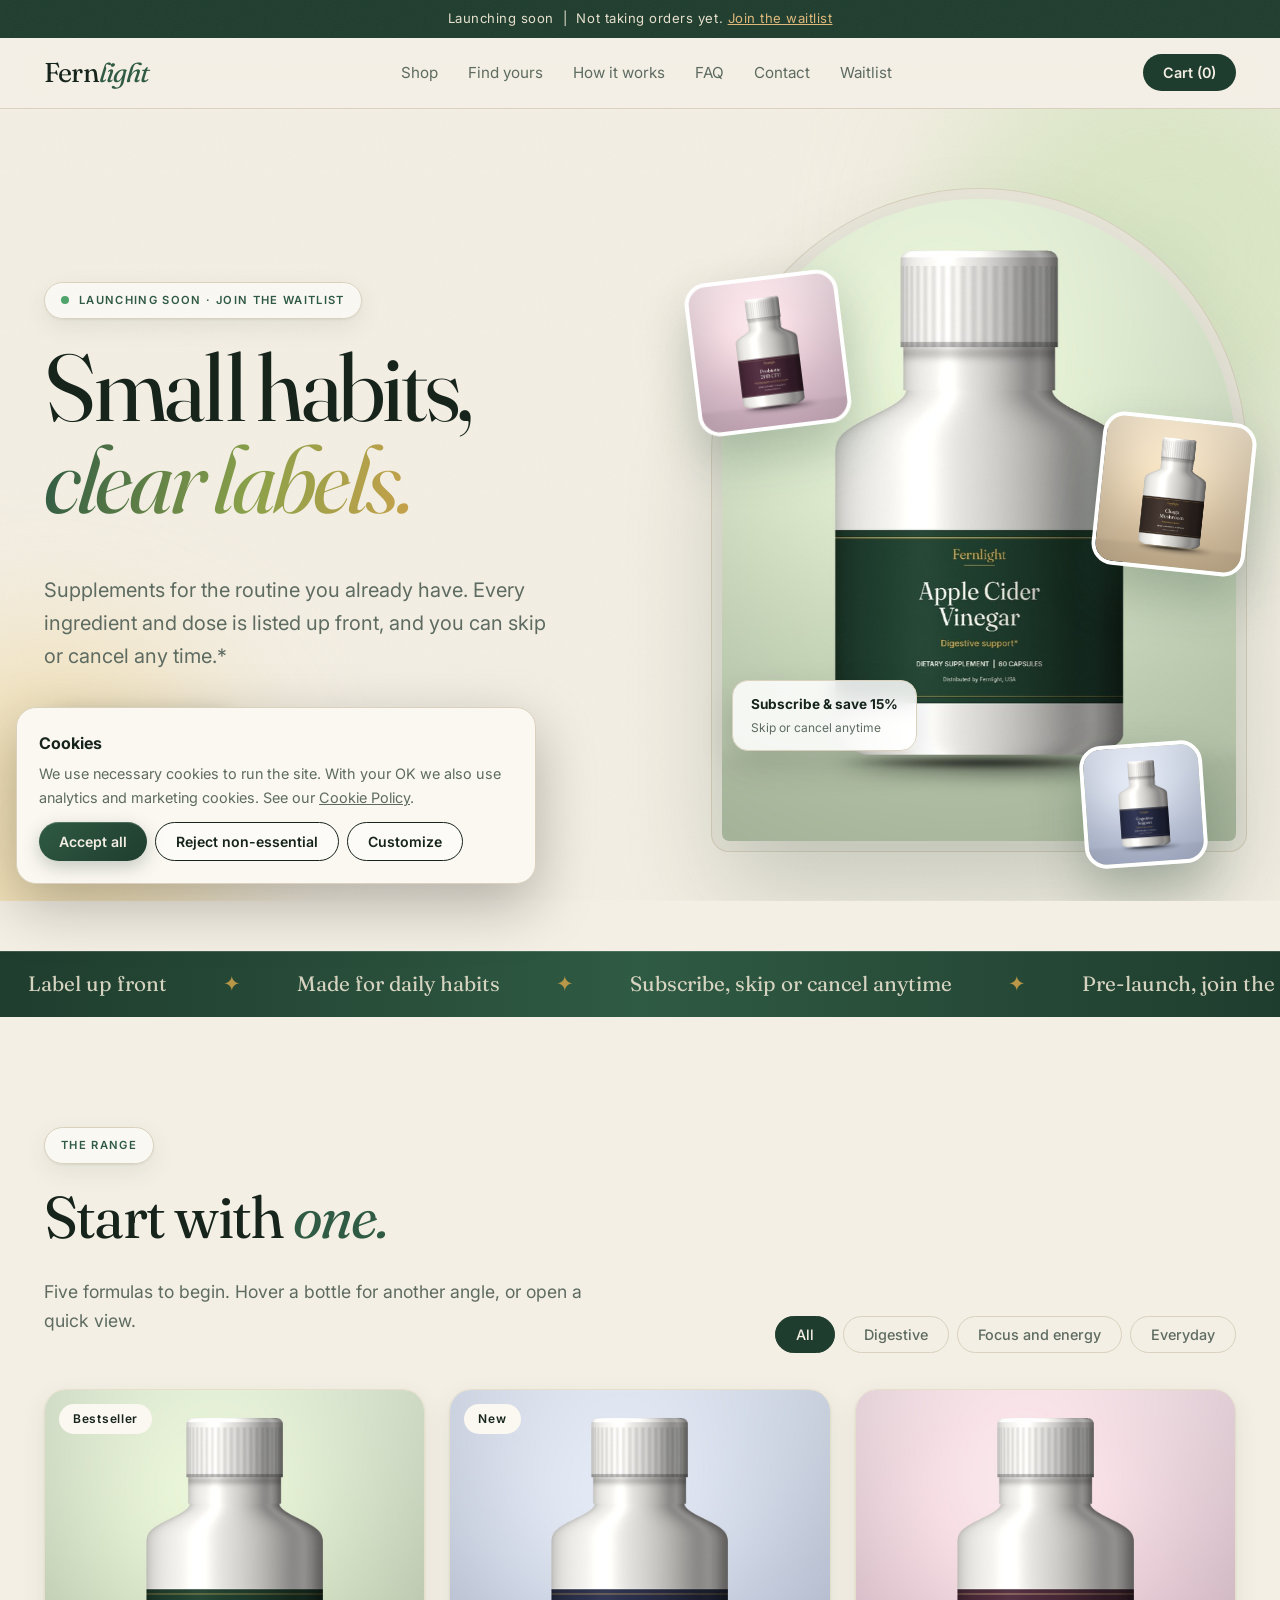
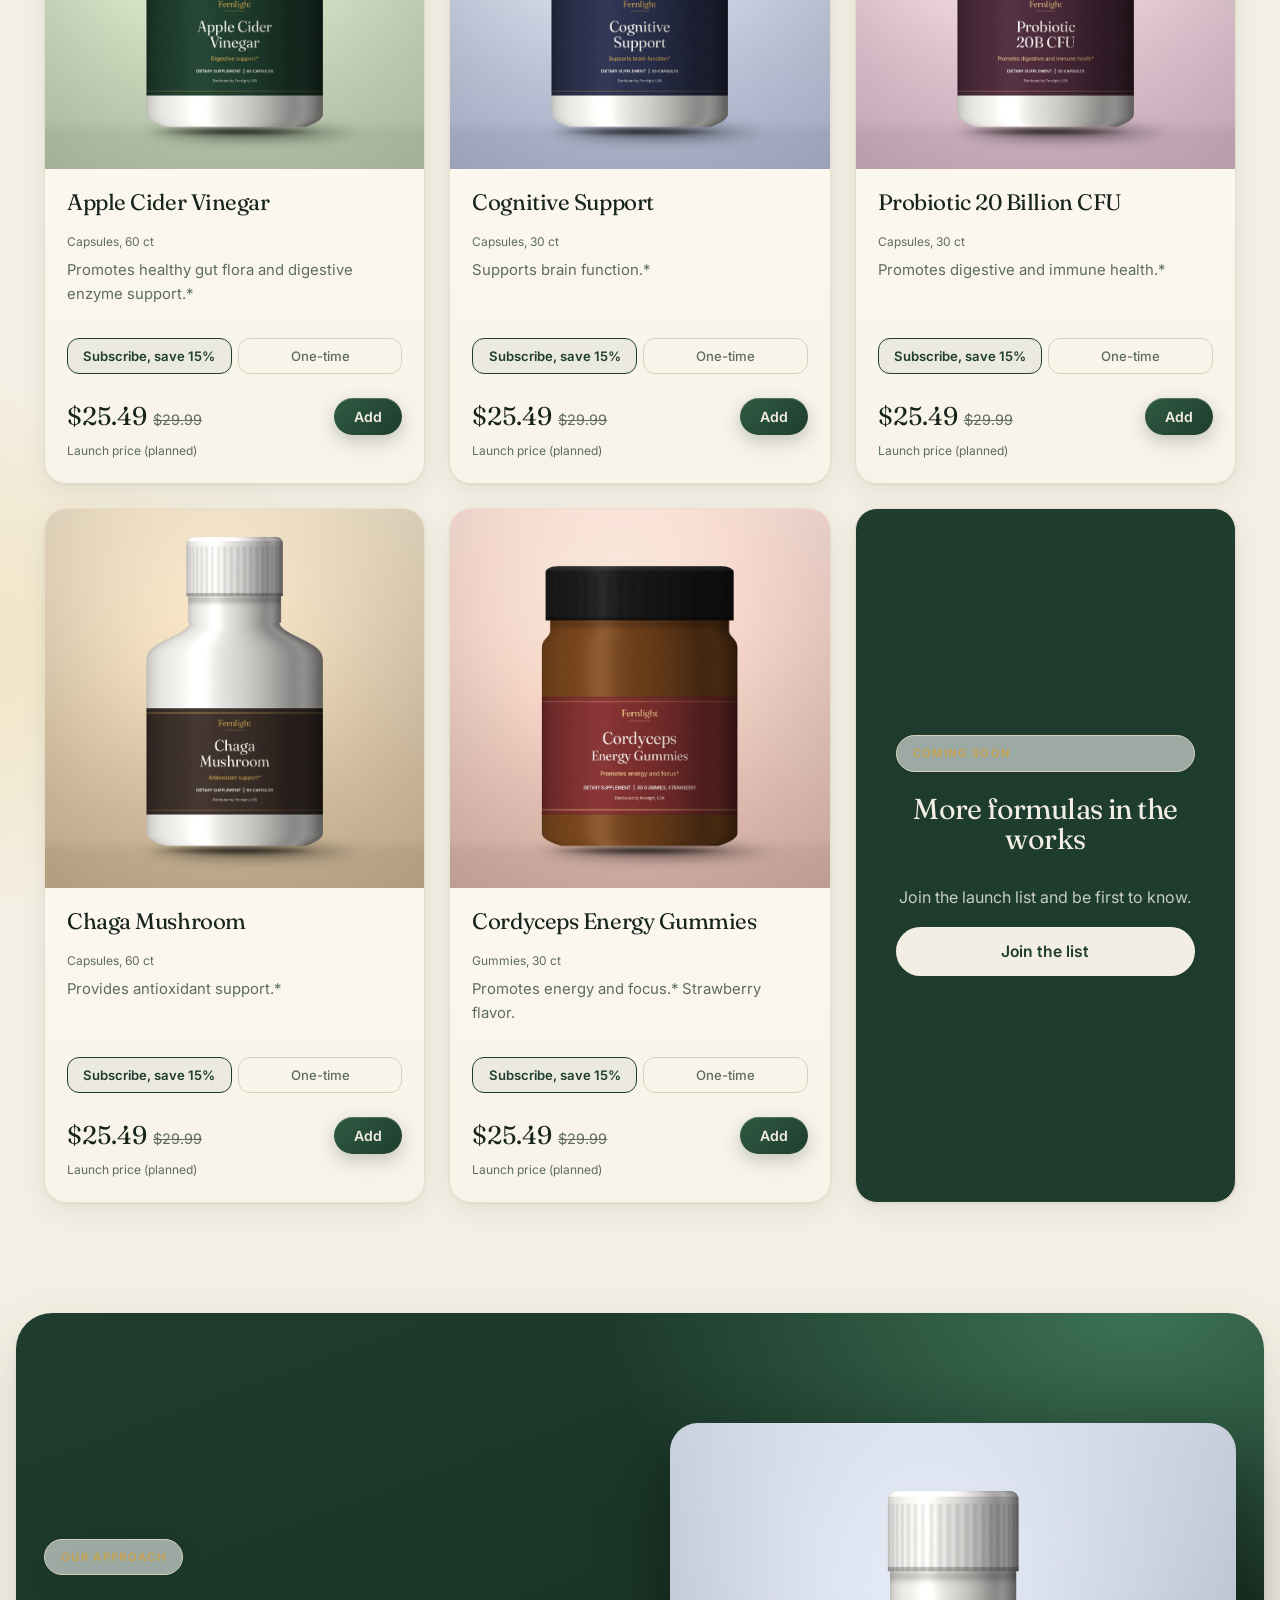
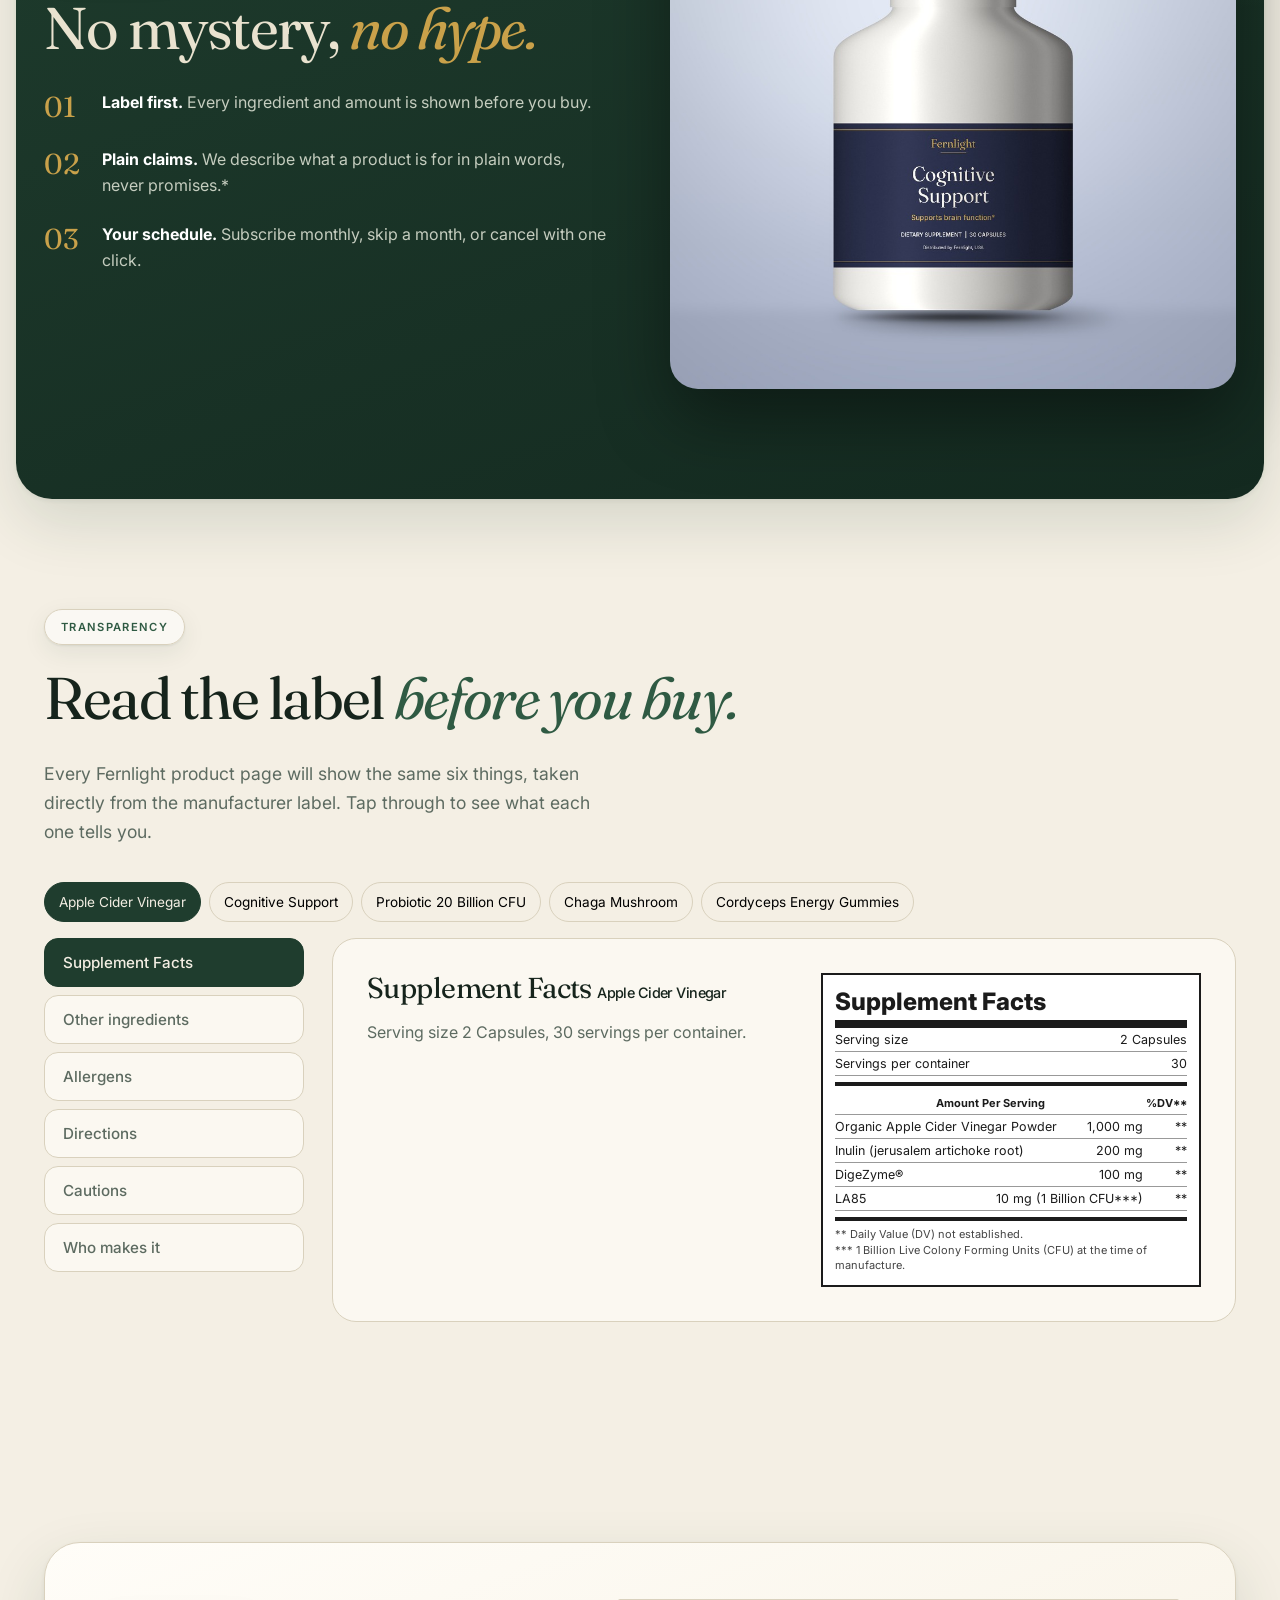
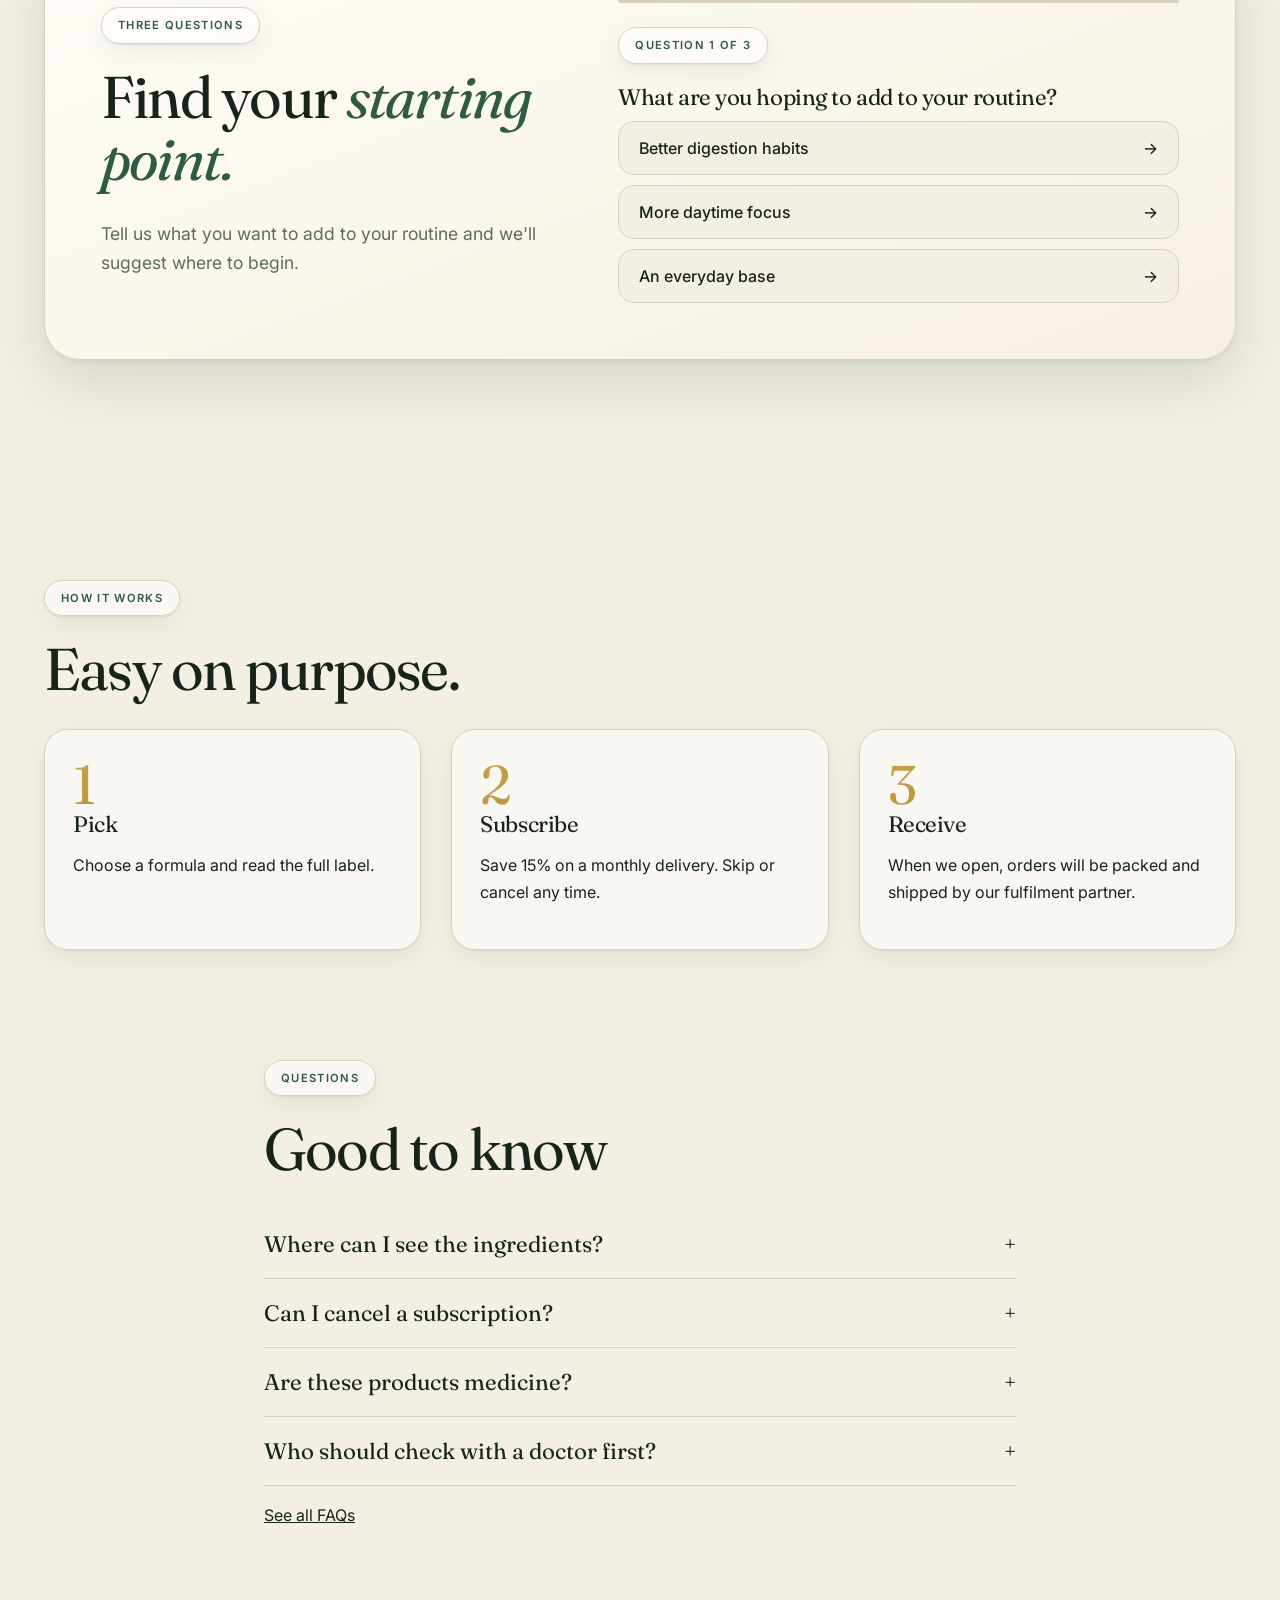
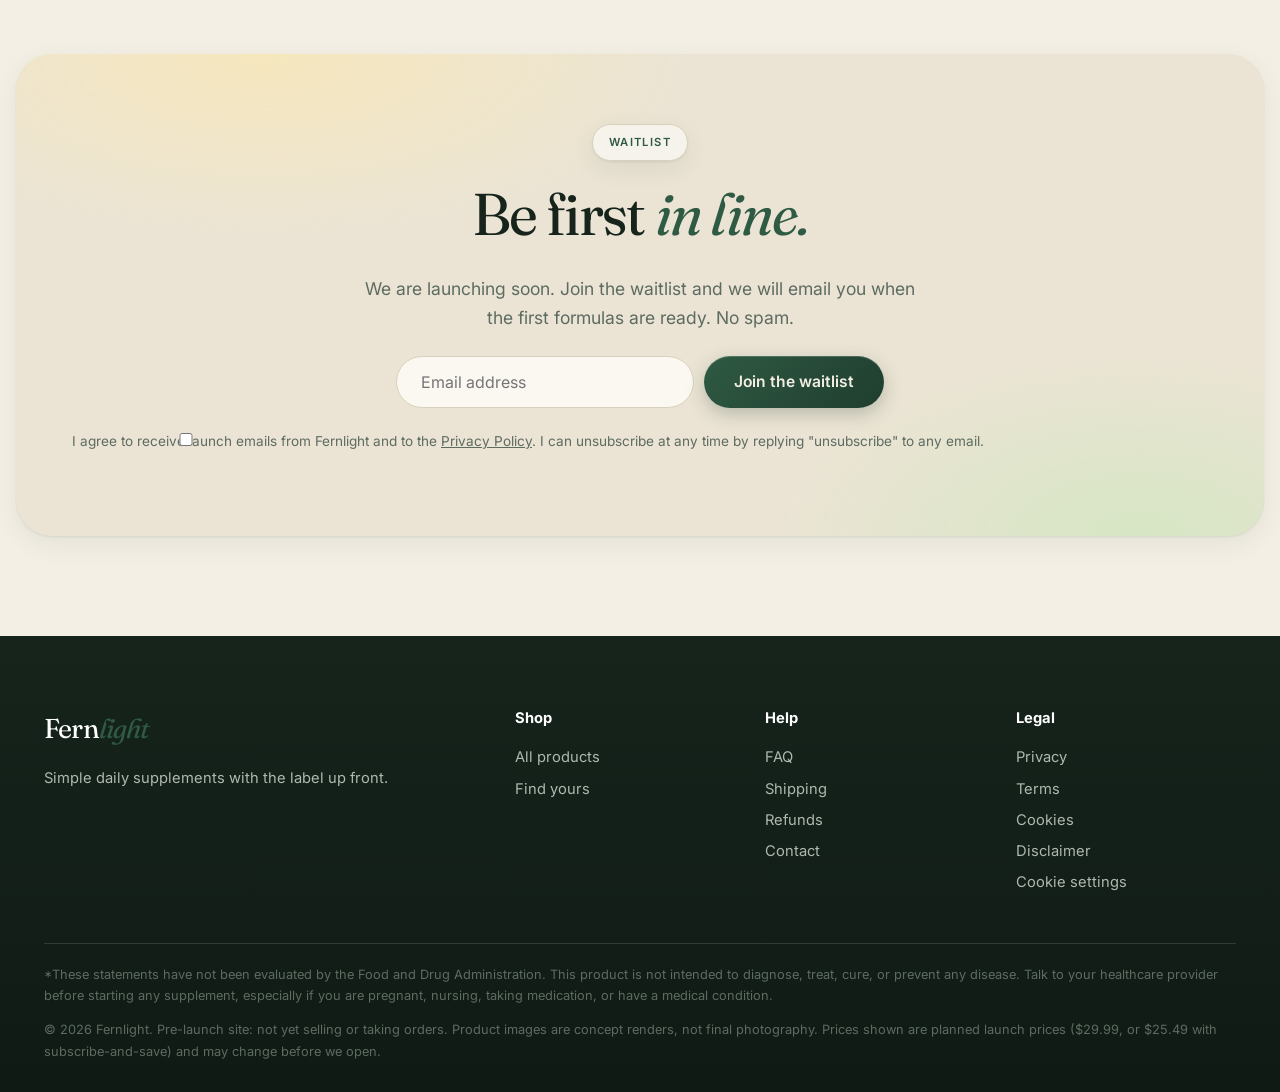
<file: index.html>
<!doctype html><html lang="en"><head><meta charset="utf-8"><meta name="viewport" content="width=device-width,initial-scale=1"><title>Simple daily supplements | Fernlight</title><meta name="description" content="Fernlight is launching soon: simple daily supplements with clear labels. Join the waitlist for early access."><link rel="icon" href="favicon.svg" type="image/svg+xml"><meta name="theme-color" content="#1f3d2e"><meta property="og:type" content="website"><meta property="og:site_name" content="Fernlight"><meta property="og:title" content="Fernlight | Simple daily supplements"><meta property="og:description" content="Fernlight is launching soon: simple daily supplements with the label up front. Join the waitlist."><meta property="og:image" content="https://moasoh11.github.io/fernlight/og.png"><meta name="twitter:card" content="summary_large_image"><link rel="canonical" href="https://moasoh11.github.io/fernlight/"><link rel="preconnect" href="https://fonts.googleapis.com"><link href="https://fonts.googleapis.com/css2?family=Fraunces:ital,opsz,wght@0,9..144,300;0,9..144,400;1,9..144,300&family=Inter:wght@400;500;600&display=swap" rel="stylesheet"><link rel="stylesheet" href="style.css?v=13"></head><body><div class="bar">Launching soon &nbsp;|&nbsp; Not taking orders yet. <a href="index.html#nlsec" style="color:#e0b97a;text-decoration:underline">Join the waitlist</a></div><nav><div class="wrap"><a class="logo" href="index.html">Fern<i>light</i></a><ul><li><a href="index.html#shop">Shop</a></li><li><a href="index.html#quiz">Find yours</a></li><li><a href="index.html#how">How it works</a></li><li><a href="faq.html">FAQ</a></li><li><a href="contact.html">Contact</a></li><li><a href="index.html#nlsec">Waitlist</a></li></ul><button class="cartbtn" id="cartOpen">Cart (<span id="cartN">0</span>)</button></div></nav><header class="hero"><div class="wrap"><div><span class="eyebrow"><i class="dot"></i>Launching soon &middot; join the waitlist</span><h1>Small habits,<br><em>clear labels.</em></h1><p class="lead">Supplements for the routine you already have. Every ingredient and dose is listed up front, and you can skip or cancel any time.*</p><div class="acts"><a class="btn" href="#shop">Shop the range &rarr;</a><a class="btn ghost" href="#quiz">Find what fits</a></div></div><div class="heroimg"><div class="arch"><img id="heroimg" src="img/apple-cider-vinegar-capsules-0.jpg?v=13" alt="Fernlight Apple Cider Vinegar capsules bottle"></div><div class="fc fc1"><img src="img/probiotic-20-billion-0.jpg?v=13" alt="" loading="lazy"></div><div class="fc fc2"><img src="img/chaga-mushroom-0.jpg?v=13" alt="" loading="lazy"></div><div class="fc fc3"><img src="img/cognitive-support-0.jpg?v=13" alt="" loading="lazy"></div><div class="badge"><b>Subscribe &amp; save 15%</b><br><span class="ph">Skip or cancel anytime</span></div></div></div></header>
<div class="marquee"><div><span>Label up front</span><span>Made for daily habits</span><span>Subscribe, skip or cancel anytime</span><span>Pre-launch, join the waitlist</span><span>Full ingredient disclosure</span><span>Label up front</span><span>Made for daily habits</span><span>Subscribe, skip or cancel anytime</span><span>Pre-launch, join the waitlist</span><span>Full ingredient disclosure</span><span>Label up front</span><span>Made for daily habits</span><span>Subscribe, skip or cancel anytime</span><span>Pre-launch, join the waitlist</span><span>Full ingredient disclosure</span><span>Label up front</span><span>Made for daily habits</span><span>Subscribe, skip or cancel anytime</span><span>Pre-launch, join the waitlist</span><span>Full ingredient disclosure</span></div></div>
<section id="shop"><div class="wrap"><div class="head"><div><span class="eyebrow">The range</span><h2>Start with <em>one.</em></h2><p class="sub">Five formulas to begin. Hover a bottle for another angle, or open a quick view.</p></div><div class="tabs"><button class="on" data-f="all">All</button><button data-f="gut">Digestive</button><button data-f="focus">Focus and energy</button><button data-f="daily">Everyday</button></div></div><div class="grid" id="grid"></div></div></section>
<section class="pf"><div class="wrap"><div class="reveal"><span class="eyebrow" style="color:var(--acc)">Our approach</span><h2>No mystery, <em>no hype.</em></h2><div class="pts"><div><b>01</b><p><strong style="color:#fff">Label first.</strong> Every ingredient and amount is shown before you buy.</p></div><div><b>02</b><p><strong style="color:#fff">Plain claims.</strong> We describe what a product is for in plain words, never promises.*</p></div><div><b>03</b><p><strong style="color:#fff">Your schedule.</strong> Subscribe monthly, skip a month, or cancel with one click.</p></div></div></div><img class="reveal" src="img/cognitive-support-0.jpg?v=13" alt="Cognitive Support bottle"></div></section>
<section id="label"><div class="wrap"><div class="reveal"><span class="eyebrow">Transparency</span><h2>Read the label <em>before you buy.</em></h2><p class="sub">Every Fernlight product page will show the same six things, taken directly from the manufacturer label. Tap through to see what each one tells you.</p></div><div class="lab reveal"><div class="tabs" id="labtabs"><button class="on" data-l="0">Supplement Facts</button><button data-l="1">Other ingredients</button><button data-l="2">Allergens</button><button data-l="3">Directions</button><button data-l="4">Cautions</button><button data-l="5">Who makes it</button></div><div class="labpanel"><div id="labtxt"></div><div class="facts" aria-hidden="true"><b>Supplement Facts</b><i>Serving size, servings per container</i><hr><div><span>Ingredient</span><span>Amount</span><span>% DV</span></div><div><span>Listed by name</span><span>Exact dose</span><span>Where set</span></div><hr><small>Illustrative layout. The final panel is copied from the manufacturer label.</small></div></div></div></div></section>
<section id="quiz"><div class="wrap"><div class="quiz reveal"><div><span class="eyebrow">Three questions</span><h2>Find your <em>starting point.</em></h2><p class="sub">Tell us what you want to add to your routine and we'll suggest where to begin.</p></div><div id="qbox"></div></div></div></section>
<section id="how"><div class="wrap"><span class="eyebrow">How it works</span><h2>Easy on purpose.</h2><div class="steps reveal"><div><b>1</b><h3>Pick</h3><p>Choose a formula and read the full label.</p></div><div><b>2</b><h3>Subscribe</h3><p>Save 15% on a monthly delivery. Skip or cancel any time.</p></div><div><b>3</b><h3>Receive</h3><p>When we open, orders will be packed and shipped by our fulfilment partner.</p></div></div></div></section>
<section style="padding-top:0"><div class="wrap fq"><span class="eyebrow">Questions</span><h2>Good to know</h2><details><summary>Where can I see the ingredients?</summary><p>On each product's quick view and on the bottle. We list the full Supplement Facts panel for every product.</p></details><details><summary>Can I cancel a subscription?</summary><p>Yes, any time before your next order ships.</p></details><details><summary>Are these products medicine?</summary><p>No. They are dietary supplements and are not intended to diagnose, treat, cure, or prevent any disease.</p></details><details><summary>Who should check with a doctor first?</summary><p>Anyone pregnant, nursing, under 18, on medication, or with a medical condition.</p></details><p><a href="faq.html">See all FAQs</a></p></div></section>
<div class="nl reveal" id="nlsec"><span class="eyebrow">Waitlist</span><h2>Be first <em>in line.</em></h2><p class="sub" style="margin:auto">We are launching soon. Join the waitlist and we will email you when the first formulas are ready. No spam.</p><form id="nl" novalidate><input type="text" name="botcheck" tabindex="-1" autocomplete="off" style="display:none"><input required type="email" name="email" placeholder="Email address" aria-label="Email address"><button class="btn">Join the waitlist</button><label class="consent"><input type="checkbox" name="consent" required><span>I agree to receive launch emails from Fernlight and to the <a href="privacy.html">Privacy Policy</a>. I can unsubscribe at any time by replying "unsubscribe" to any email.</label></form><p class="ph" id="nlmsg" role="status" style="margin-top:14px"></p></div><footer><div class="wrap"><div class="cols"><div><a class="logo" href="index.html">Fern<i>light</i></a><p>Simple daily supplements with the label up front.</p></div><div><b>Shop</b><ul><li><a href="index.html#shop">All products</a></li><li><a href="index.html#quiz">Find yours</a></li></ul></div><div><b>Help</b><ul><li><a href="faq.html">FAQ</a></li><li><a href="shipping.html">Shipping</a></li><li><a href="refunds.html">Refunds</a></li><li><a href="contact.html">Contact</a></li></ul></div><div><b>Legal</b><ul><li><a href="privacy.html">Privacy</a></li><li><a href="terms.html">Terms</a></li><li><a href="cookies.html">Cookies</a></li><li><a href="disclaimer.html">Disclaimer</a></li><li><a href="#" id="ccReopen">Cookie settings</a></li></ul></div></div><p class="fda">*These statements have not been evaluated by the Food and Drug Administration. This product is not intended to diagnose, treat, cure, or prevent any disease. Talk to your healthcare provider before starting any supplement, especially if you are pregnant, nursing, taking medication, or have a medical condition.</p><p class="fda" style="border:0;padding:0;margin:8px 0 0">&copy; 2026 Fernlight. Pre-launch site: not yet selling or taking orders. Product images are concept renders, not final photography. Prices shown are planned launch prices ($29.99, or $25.49 with subscribe-and-save) and may change before we open.</p></div></footer>
<div class="ov" id="ov"></div><div class="drawer" id="drawer"><div style="display:flex;justify-content:space-between;align-items:center"><h3 style="margin:0">Your cart</h3><button class="x" id="cartClose">Close &times;</button></div><div class="ship"><span id="shipmsg"></span><i><b id="shipbar" style="width:0"></b></i></div><div class="items" id="cartItems"></div><div style="display:flex;justify-content:space-between;padding:14px 0"><b>Subtotal</b><b id="cartTotal"></b></div><button class="btn" id="checkout" style="justify-content:center">Join the waitlist with this list</button><p class="ph">We are not taking orders yet. Nothing is charged. Prices are planned launch prices.</p></div>
<div class="modal" id="modal"><div class="in"><button class="close" aria-label="Close">&times;</button><div id="mbody" style="display:contents"></div></div></div><div class="toast" id="toast"></div>
<div id="cc" role="dialog" aria-label="Cookie consent"><b>Cookies</b><p style="margin:6px 0;font-size:.9rem;color:var(--mut)">We use necessary cookies to run the site. With your OK we also use analytics and marketing cookies. See our <a href="cookies.html">Cookie Policy</a>.</p><div id="ccOpts" style="display:none"><label><input type="checkbox" checked disabled> Necessary (always on)</label><label><input type="checkbox" id="ccA"> Analytics</label><label><input type="checkbox" id="ccM"> Marketing</label><button class="btn sm" id="ccSave" style="margin-top:8px">Save choices</button></div><div class="acts"><button class="btn sm" id="ccAll">Accept all</button><button class="btn sm ghost" id="ccNone">Reject non-essential</button><button class="btn sm ghost" id="ccMore">Customize</button></div></div><script src="facts.js?v=13"></script><script src="app.js?v=13"></script></body></html>
</file>
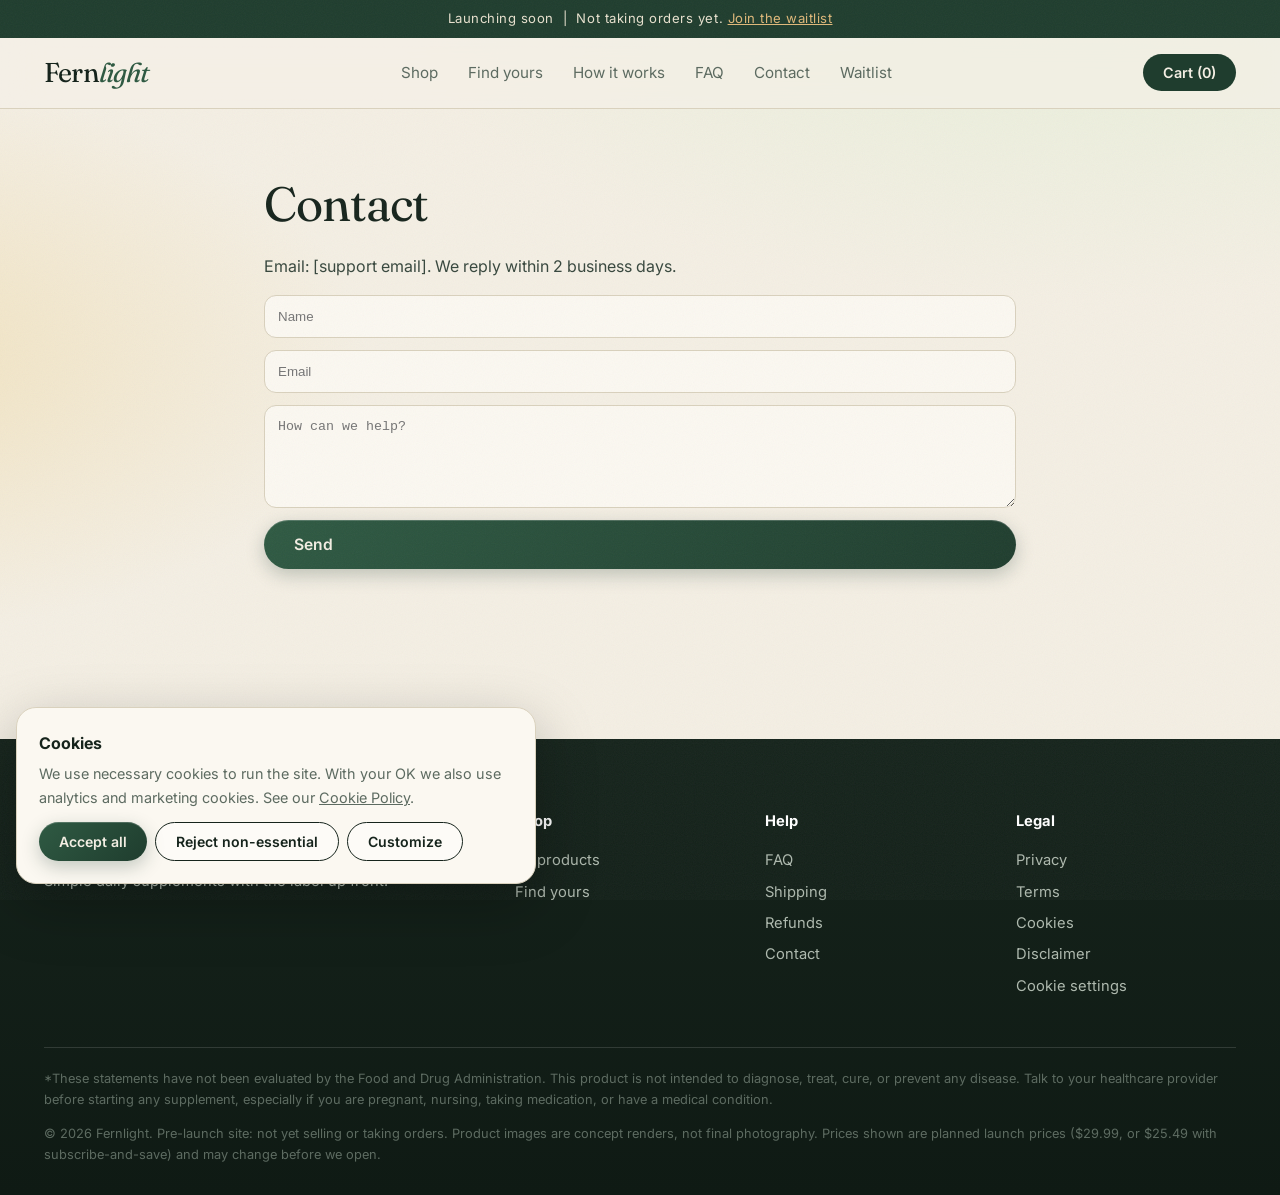
<file: contact.html>
<!doctype html><html lang="en"><head><meta charset="utf-8"><meta name="viewport" content="width=device-width,initial-scale=1"><title>Contact | Fernlight</title><meta name="description" content="Fernlight is launching soon: simple daily supplements with clear labels. Join the waitlist for early access."><link rel="icon" href="favicon.svg" type="image/svg+xml"><meta name="theme-color" content="#1f3d2e"><meta property="og:type" content="website"><meta property="og:site_name" content="Fernlight"><meta property="og:title" content="Fernlight | Simple daily supplements"><meta property="og:description" content="Fernlight is launching soon: simple daily supplements with the label up front. Join the waitlist."><meta property="og:image" content="https://moasoh11.github.io/fernlight/og.png"><meta name="twitter:card" content="summary_large_image"><link rel="canonical" href="https://moasoh11.github.io/fernlight/"><link rel="preconnect" href="https://fonts.googleapis.com"><link href="https://fonts.googleapis.com/css2?family=Fraunces:ital,opsz,wght@0,9..144,300;0,9..144,400;1,9..144,300&family=Inter:wght@400;500;600&display=swap" rel="stylesheet"><link rel="stylesheet" href="style.css?v=13"></head><body><div class="bar">Launching soon &nbsp;|&nbsp; Not taking orders yet. <a href="index.html#nlsec" style="color:#e0b97a;text-decoration:underline">Join the waitlist</a></div><nav><div class="wrap"><a class="logo" href="index.html">Fern<i>light</i></a><ul><li><a href="index.html#shop">Shop</a></li><li><a href="index.html#quiz">Find yours</a></li><li><a href="index.html#how">How it works</a></li><li><a href="faq.html">FAQ</a></li><li><a href="contact.html">Contact</a></li><li><a href="index.html#nlsec">Waitlist</a></li></ul><button class="cartbtn" id="cartOpen">Cart (<span id="cartN">0</span>)</button></div></nav><main class="wrap legal"><h1 style="font-size:3rem">Contact</h1><p>Email: [support email]. We reply within 2 business days.</p><form onsubmit="event.preventDefault();document.getElementById('toast').textContent='Preview only: form not connected';document.getElementById('toast').style.display='block'" style="display:grid;gap:12px"><input required placeholder="Name" style="padding:13px;border-radius:12px;border:1px solid var(--line);background:var(--card);color:var(--ink)"><input required type="email" placeholder="Email" style="padding:13px;border-radius:12px;border:1px solid var(--line);background:var(--card);color:var(--ink)"><textarea required rows="5" placeholder="How can we help?" style="padding:13px;border-radius:12px;border:1px solid var(--line);background:var(--card);color:var(--ink)"></textarea><button class="btn">Send</button></form></main><footer><div class="wrap"><div class="cols"><div><a class="logo" href="index.html">Fern<i>light</i></a><p>Simple daily supplements with the label up front.</p></div><div><b>Shop</b><ul><li><a href="index.html#shop">All products</a></li><li><a href="index.html#quiz">Find yours</a></li></ul></div><div><b>Help</b><ul><li><a href="faq.html">FAQ</a></li><li><a href="shipping.html">Shipping</a></li><li><a href="refunds.html">Refunds</a></li><li><a href="contact.html">Contact</a></li></ul></div><div><b>Legal</b><ul><li><a href="privacy.html">Privacy</a></li><li><a href="terms.html">Terms</a></li><li><a href="cookies.html">Cookies</a></li><li><a href="disclaimer.html">Disclaimer</a></li><li><a href="#" id="ccReopen">Cookie settings</a></li></ul></div></div><p class="fda">*These statements have not been evaluated by the Food and Drug Administration. This product is not intended to diagnose, treat, cure, or prevent any disease. Talk to your healthcare provider before starting any supplement, especially if you are pregnant, nursing, taking medication, or have a medical condition.</p><p class="fda" style="border:0;padding:0;margin:8px 0 0">&copy; 2026 Fernlight. Pre-launch site: not yet selling or taking orders. Product images are concept renders, not final photography. Prices shown are planned launch prices ($29.99, or $25.49 with subscribe-and-save) and may change before we open.</p></div></footer>
<div class="ov" id="ov"></div><div class="drawer" id="drawer"><div style="display:flex;justify-content:space-between;align-items:center"><h3 style="margin:0">Your cart</h3><button class="x" id="cartClose">Close &times;</button></div><div class="ship"><span id="shipmsg"></span><i><b id="shipbar" style="width:0"></b></i></div><div class="items" id="cartItems"></div><div style="display:flex;justify-content:space-between;padding:14px 0"><b>Subtotal</b><b id="cartTotal"></b></div><button class="btn" id="checkout" style="justify-content:center">Join the waitlist with this list</button><p class="ph">We are not taking orders yet. Nothing is charged. Prices are planned launch prices.</p></div>
<div class="modal" id="modal"><div class="in"><button class="close" aria-label="Close">&times;</button><div id="mbody" style="display:contents"></div></div></div><div class="toast" id="toast"></div>
<div id="cc" role="dialog" aria-label="Cookie consent"><b>Cookies</b><p style="margin:6px 0;font-size:.9rem;color:var(--mut)">We use necessary cookies to run the site. With your OK we also use analytics and marketing cookies. See our <a href="cookies.html">Cookie Policy</a>.</p><div id="ccOpts" style="display:none"><label><input type="checkbox" checked disabled> Necessary (always on)</label><label><input type="checkbox" id="ccA"> Analytics</label><label><input type="checkbox" id="ccM"> Marketing</label><button class="btn sm" id="ccSave" style="margin-top:8px">Save choices</button></div><div class="acts"><button class="btn sm" id="ccAll">Accept all</button><button class="btn sm ghost" id="ccNone">Reject non-essential</button><button class="btn sm ghost" id="ccMore">Customize</button></div></div><script src="facts.js?v=13"></script><script src="app.js?v=13"></script></body></html>
</file>
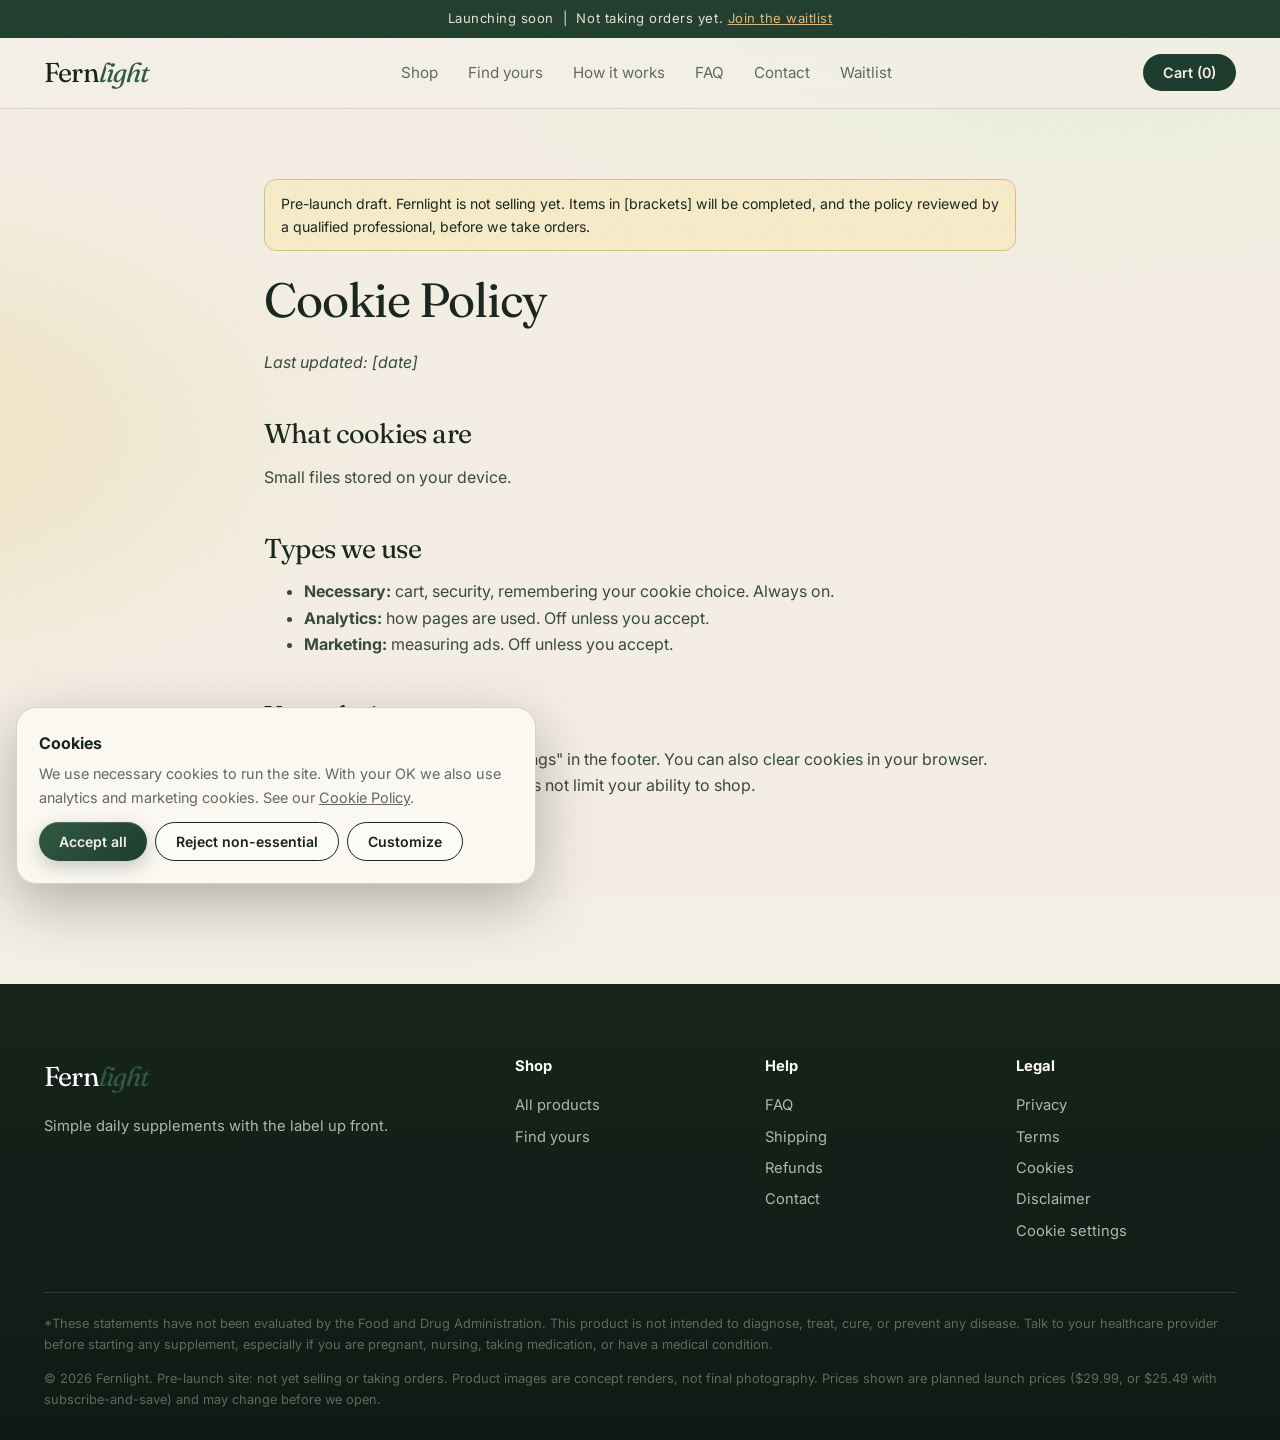
<file: cookies.html>
<!doctype html><html lang="en"><head><meta charset="utf-8"><meta name="viewport" content="width=device-width,initial-scale=1"><title>Cookie Policy | Fernlight</title><meta name="description" content="Fernlight is launching soon: simple daily supplements with clear labels. Join the waitlist for early access."><link rel="icon" href="favicon.svg" type="image/svg+xml"><meta name="theme-color" content="#1f3d2e"><meta property="og:type" content="website"><meta property="og:site_name" content="Fernlight"><meta property="og:title" content="Fernlight | Simple daily supplements"><meta property="og:description" content="Fernlight is launching soon: simple daily supplements with the label up front. Join the waitlist."><meta property="og:image" content="https://moasoh11.github.io/fernlight/og.png"><meta name="twitter:card" content="summary_large_image"><link rel="canonical" href="https://moasoh11.github.io/fernlight/"><link rel="preconnect" href="https://fonts.googleapis.com"><link href="https://fonts.googleapis.com/css2?family=Fraunces:ital,opsz,wght@0,9..144,300;0,9..144,400;1,9..144,300&family=Inter:wght@400;500;600&display=swap" rel="stylesheet"><link rel="stylesheet" href="style.css?v=13"></head><body><div class="bar">Launching soon &nbsp;|&nbsp; Not taking orders yet. <a href="index.html#nlsec" style="color:#e0b97a;text-decoration:underline">Join the waitlist</a></div><nav><div class="wrap"><a class="logo" href="index.html">Fern<i>light</i></a><ul><li><a href="index.html#shop">Shop</a></li><li><a href="index.html#quiz">Find yours</a></li><li><a href="index.html#how">How it works</a></li><li><a href="faq.html">FAQ</a></li><li><a href="contact.html">Contact</a></li><li><a href="index.html#nlsec">Waitlist</a></li></ul><button class="cartbtn" id="cartOpen">Cart (<span id="cartN">0</span>)</button></div></nav><main class="wrap legal"><div class="note">Pre-launch draft. Fernlight is not selling yet. Items in [brackets] will be completed, and the policy reviewed by a qualified professional, before we take orders.</div><h1 style="font-size:3rem">Cookie Policy</h1><p><i>Last updated: [date]</i></p><h2>What cookies are</h2><p>Small files stored on your device.</p><h2>Types we use</h2><ul><li><b>Necessary:</b> cart, security, remembering your cookie choice. Always on.</li><li><b>Analytics:</b> how pages are used. Off unless you accept.</li><li><b>Marketing:</b> measuring ads. Off unless you accept.</li></ul><h2>Your choices</h2><p>Use the banner, or use "Cookie settings" in the footer. You can also clear cookies in your browser. Rejecting non-essential cookies does not limit your ability to shop.</p></main><footer><div class="wrap"><div class="cols"><div><a class="logo" href="index.html">Fern<i>light</i></a><p>Simple daily supplements with the label up front.</p></div><div><b>Shop</b><ul><li><a href="index.html#shop">All products</a></li><li><a href="index.html#quiz">Find yours</a></li></ul></div><div><b>Help</b><ul><li><a href="faq.html">FAQ</a></li><li><a href="shipping.html">Shipping</a></li><li><a href="refunds.html">Refunds</a></li><li><a href="contact.html">Contact</a></li></ul></div><div><b>Legal</b><ul><li><a href="privacy.html">Privacy</a></li><li><a href="terms.html">Terms</a></li><li><a href="cookies.html">Cookies</a></li><li><a href="disclaimer.html">Disclaimer</a></li><li><a href="#" id="ccReopen">Cookie settings</a></li></ul></div></div><p class="fda">*These statements have not been evaluated by the Food and Drug Administration. This product is not intended to diagnose, treat, cure, or prevent any disease. Talk to your healthcare provider before starting any supplement, especially if you are pregnant, nursing, taking medication, or have a medical condition.</p><p class="fda" style="border:0;padding:0;margin:8px 0 0">&copy; 2026 Fernlight. Pre-launch site: not yet selling or taking orders. Product images are concept renders, not final photography. Prices shown are planned launch prices ($29.99, or $25.49 with subscribe-and-save) and may change before we open.</p></div></footer>
<div class="ov" id="ov"></div><div class="drawer" id="drawer"><div style="display:flex;justify-content:space-between;align-items:center"><h3 style="margin:0">Your cart</h3><button class="x" id="cartClose">Close &times;</button></div><div class="ship"><span id="shipmsg"></span><i><b id="shipbar" style="width:0"></b></i></div><div class="items" id="cartItems"></div><div style="display:flex;justify-content:space-between;padding:14px 0"><b>Subtotal</b><b id="cartTotal"></b></div><button class="btn" id="checkout" style="justify-content:center">Join the waitlist with this list</button><p class="ph">We are not taking orders yet. Nothing is charged. Prices are planned launch prices.</p></div>
<div class="modal" id="modal"><div class="in"><button class="close" aria-label="Close">&times;</button><div id="mbody" style="display:contents"></div></div></div><div class="toast" id="toast"></div>
<div id="cc" role="dialog" aria-label="Cookie consent"><b>Cookies</b><p style="margin:6px 0;font-size:.9rem;color:var(--mut)">We use necessary cookies to run the site. With your OK we also use analytics and marketing cookies. See our <a href="cookies.html">Cookie Policy</a>.</p><div id="ccOpts" style="display:none"><label><input type="checkbox" checked disabled> Necessary (always on)</label><label><input type="checkbox" id="ccA"> Analytics</label><label><input type="checkbox" id="ccM"> Marketing</label><button class="btn sm" id="ccSave" style="margin-top:8px">Save choices</button></div><div class="acts"><button class="btn sm" id="ccAll">Accept all</button><button class="btn sm ghost" id="ccNone">Reject non-essential</button><button class="btn sm ghost" id="ccMore">Customize</button></div></div><script src="facts.js?v=13"></script><script src="app.js?v=13"></script></body></html>
</file>
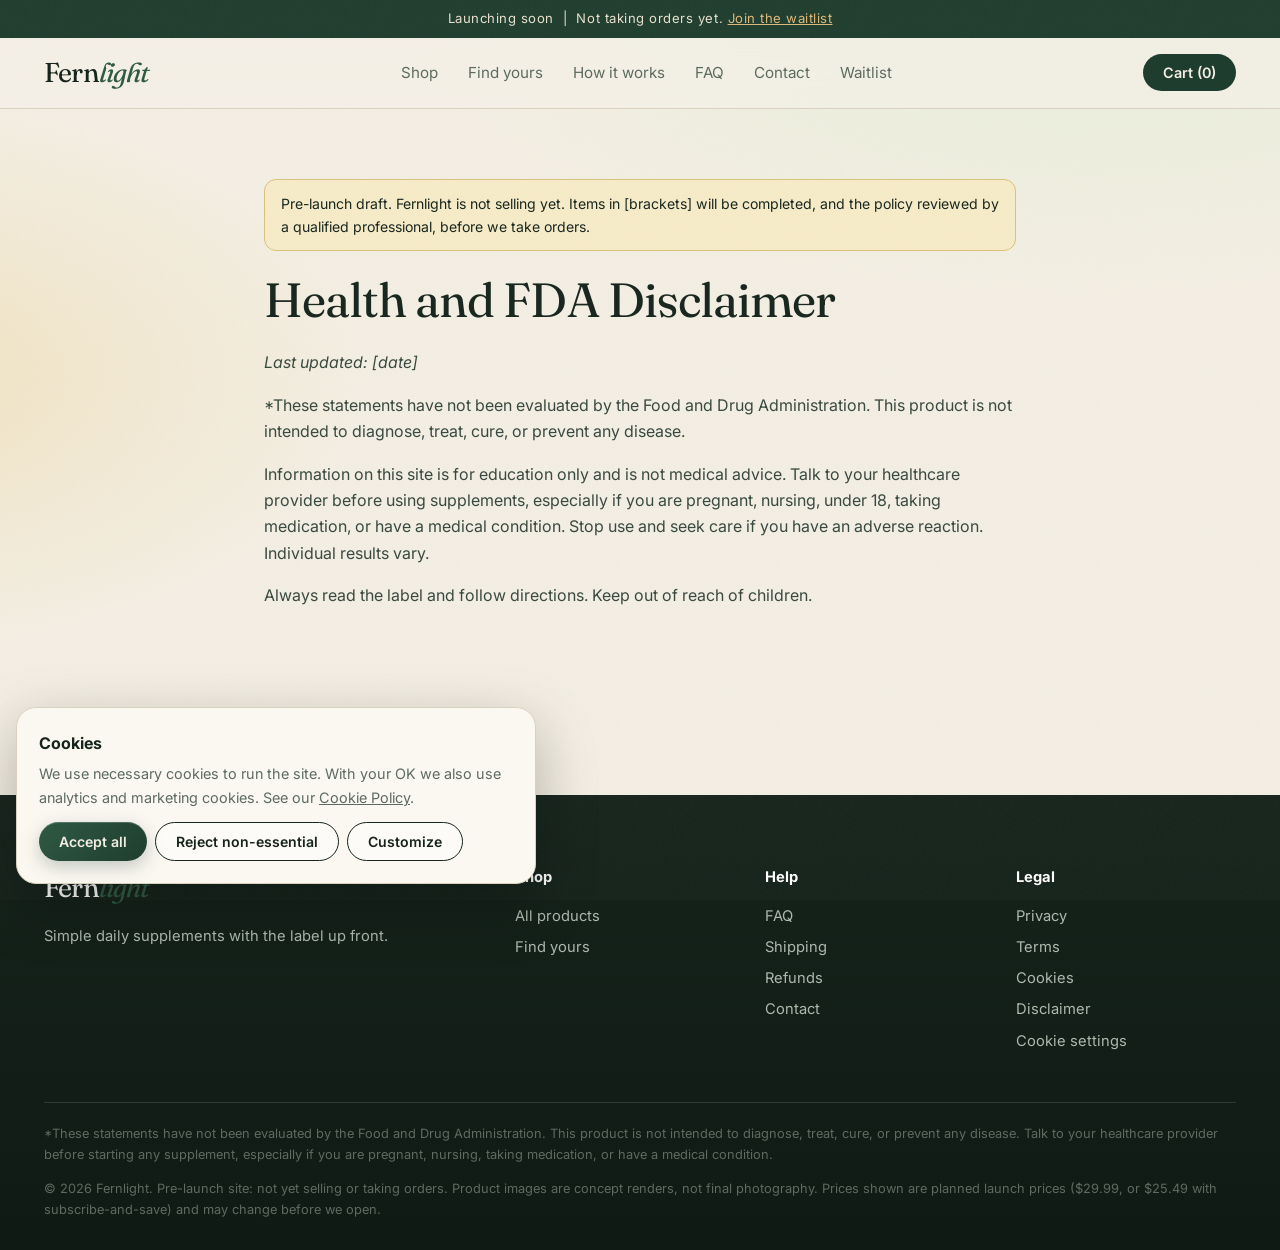
<file: disclaimer.html>
<!doctype html><html lang="en"><head><meta charset="utf-8"><meta name="viewport" content="width=device-width,initial-scale=1"><title>Health and FDA Disclaimer | Fernlight</title><meta name="description" content="Fernlight is launching soon: simple daily supplements with clear labels. Join the waitlist for early access."><link rel="icon" href="favicon.svg" type="image/svg+xml"><meta name="theme-color" content="#1f3d2e"><meta property="og:type" content="website"><meta property="og:site_name" content="Fernlight"><meta property="og:title" content="Fernlight | Simple daily supplements"><meta property="og:description" content="Fernlight is launching soon: simple daily supplements with the label up front. Join the waitlist."><meta property="og:image" content="https://moasoh11.github.io/fernlight/og.png"><meta name="twitter:card" content="summary_large_image"><link rel="canonical" href="https://moasoh11.github.io/fernlight/"><link rel="preconnect" href="https://fonts.googleapis.com"><link href="https://fonts.googleapis.com/css2?family=Fraunces:ital,opsz,wght@0,9..144,300;0,9..144,400;1,9..144,300&family=Inter:wght@400;500;600&display=swap" rel="stylesheet"><link rel="stylesheet" href="style.css?v=13"></head><body><div class="bar">Launching soon &nbsp;|&nbsp; Not taking orders yet. <a href="index.html#nlsec" style="color:#e0b97a;text-decoration:underline">Join the waitlist</a></div><nav><div class="wrap"><a class="logo" href="index.html">Fern<i>light</i></a><ul><li><a href="index.html#shop">Shop</a></li><li><a href="index.html#quiz">Find yours</a></li><li><a href="index.html#how">How it works</a></li><li><a href="faq.html">FAQ</a></li><li><a href="contact.html">Contact</a></li><li><a href="index.html#nlsec">Waitlist</a></li></ul><button class="cartbtn" id="cartOpen">Cart (<span id="cartN">0</span>)</button></div></nav><main class="wrap legal"><div class="note">Pre-launch draft. Fernlight is not selling yet. Items in [brackets] will be completed, and the policy reviewed by a qualified professional, before we take orders.</div><h1 style="font-size:3rem">Health and FDA Disclaimer</h1><p><i>Last updated: [date]</i></p><p>*These statements have not been evaluated by the Food and Drug Administration. This product is not intended to diagnose, treat, cure, or prevent any disease.</p><p>Information on this site is for education only and is not medical advice. Talk to your healthcare provider before using supplements, especially if you are pregnant, nursing, under 18, taking medication, or have a medical condition. Stop use and seek care if you have an adverse reaction. Individual results vary.</p><p>Always read the label and follow directions. Keep out of reach of children.</p></main><footer><div class="wrap"><div class="cols"><div><a class="logo" href="index.html">Fern<i>light</i></a><p>Simple daily supplements with the label up front.</p></div><div><b>Shop</b><ul><li><a href="index.html#shop">All products</a></li><li><a href="index.html#quiz">Find yours</a></li></ul></div><div><b>Help</b><ul><li><a href="faq.html">FAQ</a></li><li><a href="shipping.html">Shipping</a></li><li><a href="refunds.html">Refunds</a></li><li><a href="contact.html">Contact</a></li></ul></div><div><b>Legal</b><ul><li><a href="privacy.html">Privacy</a></li><li><a href="terms.html">Terms</a></li><li><a href="cookies.html">Cookies</a></li><li><a href="disclaimer.html">Disclaimer</a></li><li><a href="#" id="ccReopen">Cookie settings</a></li></ul></div></div><p class="fda">*These statements have not been evaluated by the Food and Drug Administration. This product is not intended to diagnose, treat, cure, or prevent any disease. Talk to your healthcare provider before starting any supplement, especially if you are pregnant, nursing, taking medication, or have a medical condition.</p><p class="fda" style="border:0;padding:0;margin:8px 0 0">&copy; 2026 Fernlight. Pre-launch site: not yet selling or taking orders. Product images are concept renders, not final photography. Prices shown are planned launch prices ($29.99, or $25.49 with subscribe-and-save) and may change before we open.</p></div></footer>
<div class="ov" id="ov"></div><div class="drawer" id="drawer"><div style="display:flex;justify-content:space-between;align-items:center"><h3 style="margin:0">Your cart</h3><button class="x" id="cartClose">Close &times;</button></div><div class="ship"><span id="shipmsg"></span><i><b id="shipbar" style="width:0"></b></i></div><div class="items" id="cartItems"></div><div style="display:flex;justify-content:space-between;padding:14px 0"><b>Subtotal</b><b id="cartTotal"></b></div><button class="btn" id="checkout" style="justify-content:center">Join the waitlist with this list</button><p class="ph">We are not taking orders yet. Nothing is charged. Prices are planned launch prices.</p></div>
<div class="modal" id="modal"><div class="in"><button class="close" aria-label="Close">&times;</button><div id="mbody" style="display:contents"></div></div></div><div class="toast" id="toast"></div>
<div id="cc" role="dialog" aria-label="Cookie consent"><b>Cookies</b><p style="margin:6px 0;font-size:.9rem;color:var(--mut)">We use necessary cookies to run the site. With your OK we also use analytics and marketing cookies. See our <a href="cookies.html">Cookie Policy</a>.</p><div id="ccOpts" style="display:none"><label><input type="checkbox" checked disabled> Necessary (always on)</label><label><input type="checkbox" id="ccA"> Analytics</label><label><input type="checkbox" id="ccM"> Marketing</label><button class="btn sm" id="ccSave" style="margin-top:8px">Save choices</button></div><div class="acts"><button class="btn sm" id="ccAll">Accept all</button><button class="btn sm ghost" id="ccNone">Reject non-essential</button><button class="btn sm ghost" id="ccMore">Customize</button></div></div><script src="facts.js?v=13"></script><script src="app.js?v=13"></script></body></html>
</file>
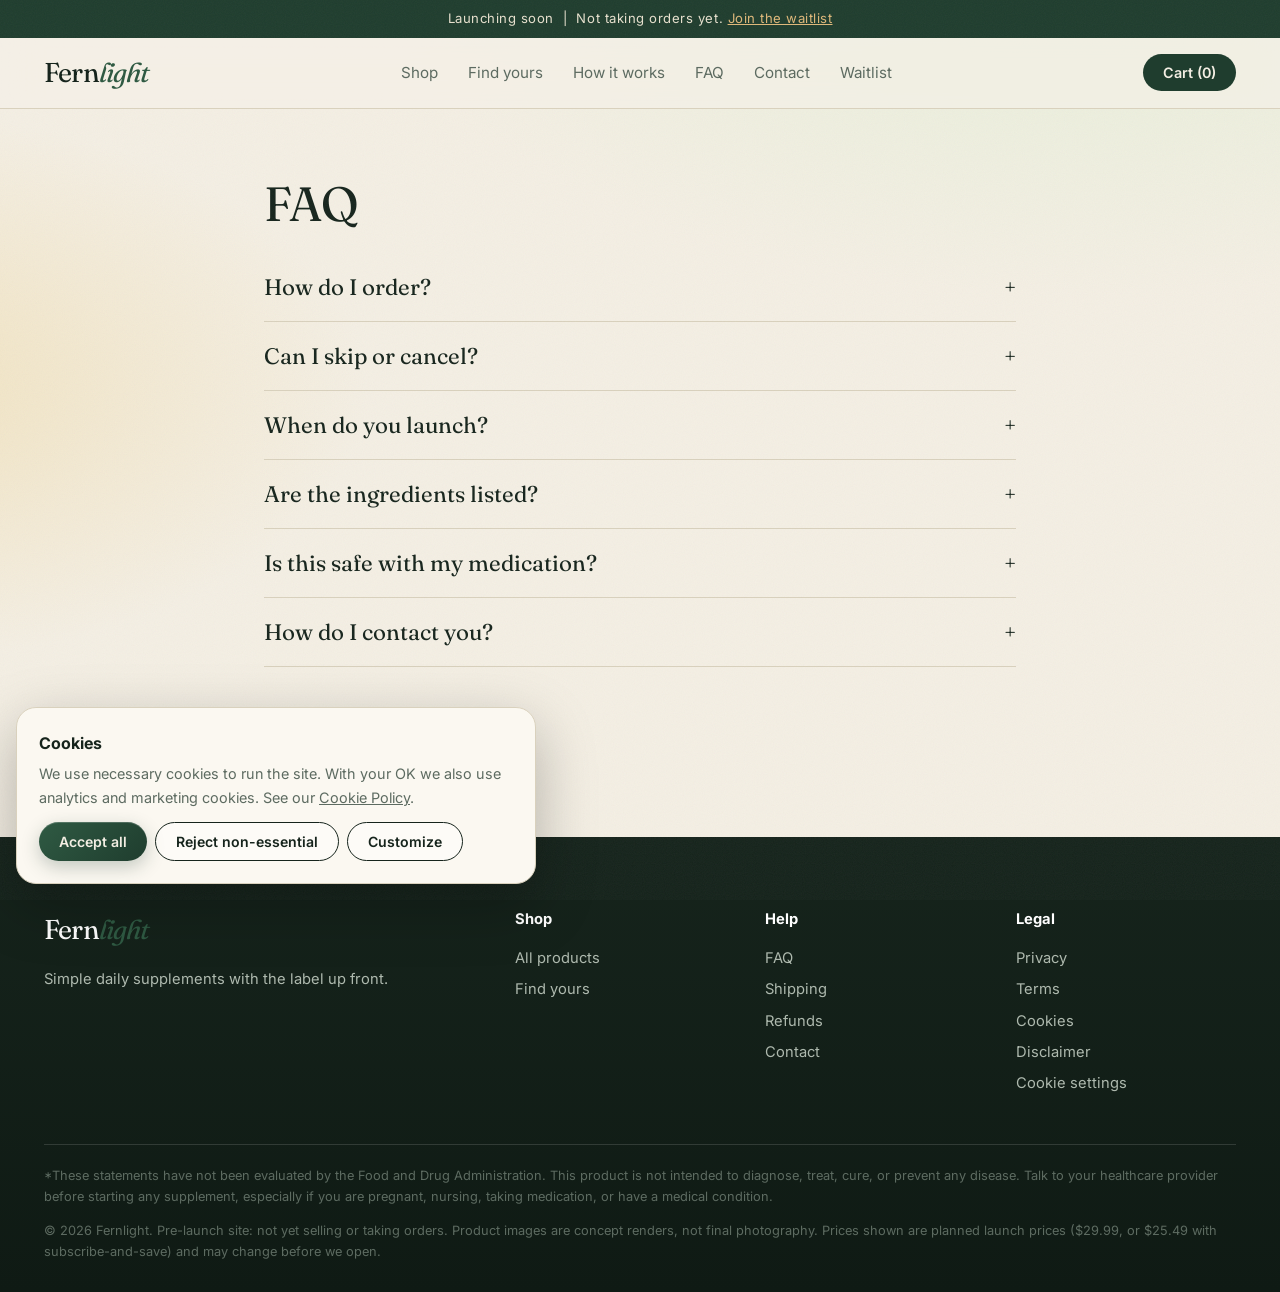
<file: faq.html>
<!doctype html><html lang="en"><head><meta charset="utf-8"><meta name="viewport" content="width=device-width,initial-scale=1"><title>FAQ | Fernlight</title><meta name="description" content="Fernlight is launching soon: simple daily supplements with clear labels. Join the waitlist for early access."><link rel="icon" href="favicon.svg" type="image/svg+xml"><meta name="theme-color" content="#1f3d2e"><meta property="og:type" content="website"><meta property="og:site_name" content="Fernlight"><meta property="og:title" content="Fernlight | Simple daily supplements"><meta property="og:description" content="Fernlight is launching soon: simple daily supplements with the label up front. Join the waitlist."><meta property="og:image" content="https://moasoh11.github.io/fernlight/og.png"><meta name="twitter:card" content="summary_large_image"><link rel="canonical" href="https://moasoh11.github.io/fernlight/"><link rel="preconnect" href="https://fonts.googleapis.com"><link href="https://fonts.googleapis.com/css2?family=Fraunces:ital,opsz,wght@0,9..144,300;0,9..144,400;1,9..144,300&family=Inter:wght@400;500;600&display=swap" rel="stylesheet"><link rel="stylesheet" href="style.css?v=13"></head><body><div class="bar">Launching soon &nbsp;|&nbsp; Not taking orders yet. <a href="index.html#nlsec" style="color:#e0b97a;text-decoration:underline">Join the waitlist</a></div><nav><div class="wrap"><a class="logo" href="index.html">Fern<i>light</i></a><ul><li><a href="index.html#shop">Shop</a></li><li><a href="index.html#quiz">Find yours</a></li><li><a href="index.html#how">How it works</a></li><li><a href="faq.html">FAQ</a></li><li><a href="contact.html">Contact</a></li><li><a href="index.html#nlsec">Waitlist</a></li></ul><button class="cartbtn" id="cartOpen">Cart (<span id="cartN">0</span>)</button></div></nav><main class="wrap legal"><h1 style="font-size:3rem">FAQ</h1><details><summary>How do I order?</summary><p>We are not open for orders yet. Join the waitlist and we will email you when we launch.</p></details><details><summary>Can I skip or cancel?</summary><p>Yes, before the next order ships.</p></details><details><summary>When do you launch?</summary><p>We do not have a date yet. Waitlist members hear first.</p></details><details><summary>Are the ingredients listed?</summary><p>Yes, on every product page and label.</p></details><details><summary>Is this safe with my medication?</summary><p>Ask your healthcare provider. We cannot give medical advice.</p></details><details><summary>How do I contact you?</summary><p>See the contact page.</p></details></main><footer><div class="wrap"><div class="cols"><div><a class="logo" href="index.html">Fern<i>light</i></a><p>Simple daily supplements with the label up front.</p></div><div><b>Shop</b><ul><li><a href="index.html#shop">All products</a></li><li><a href="index.html#quiz">Find yours</a></li></ul></div><div><b>Help</b><ul><li><a href="faq.html">FAQ</a></li><li><a href="shipping.html">Shipping</a></li><li><a href="refunds.html">Refunds</a></li><li><a href="contact.html">Contact</a></li></ul></div><div><b>Legal</b><ul><li><a href="privacy.html">Privacy</a></li><li><a href="terms.html">Terms</a></li><li><a href="cookies.html">Cookies</a></li><li><a href="disclaimer.html">Disclaimer</a></li><li><a href="#" id="ccReopen">Cookie settings</a></li></ul></div></div><p class="fda">*These statements have not been evaluated by the Food and Drug Administration. This product is not intended to diagnose, treat, cure, or prevent any disease. Talk to your healthcare provider before starting any supplement, especially if you are pregnant, nursing, taking medication, or have a medical condition.</p><p class="fda" style="border:0;padding:0;margin:8px 0 0">&copy; 2026 Fernlight. Pre-launch site: not yet selling or taking orders. Product images are concept renders, not final photography. Prices shown are planned launch prices ($29.99, or $25.49 with subscribe-and-save) and may change before we open.</p></div></footer>
<div class="ov" id="ov"></div><div class="drawer" id="drawer"><div style="display:flex;justify-content:space-between;align-items:center"><h3 style="margin:0">Your cart</h3><button class="x" id="cartClose">Close &times;</button></div><div class="ship"><span id="shipmsg"></span><i><b id="shipbar" style="width:0"></b></i></div><div class="items" id="cartItems"></div><div style="display:flex;justify-content:space-between;padding:14px 0"><b>Subtotal</b><b id="cartTotal"></b></div><button class="btn" id="checkout" style="justify-content:center">Join the waitlist with this list</button><p class="ph">We are not taking orders yet. Nothing is charged. Prices are planned launch prices.</p></div>
<div class="modal" id="modal"><div class="in"><button class="close" aria-label="Close">&times;</button><div id="mbody" style="display:contents"></div></div></div><div class="toast" id="toast"></div>
<div id="cc" role="dialog" aria-label="Cookie consent"><b>Cookies</b><p style="margin:6px 0;font-size:.9rem;color:var(--mut)">We use necessary cookies to run the site. With your OK we also use analytics and marketing cookies. See our <a href="cookies.html">Cookie Policy</a>.</p><div id="ccOpts" style="display:none"><label><input type="checkbox" checked disabled> Necessary (always on)</label><label><input type="checkbox" id="ccA"> Analytics</label><label><input type="checkbox" id="ccM"> Marketing</label><button class="btn sm" id="ccSave" style="margin-top:8px">Save choices</button></div><div class="acts"><button class="btn sm" id="ccAll">Accept all</button><button class="btn sm ghost" id="ccNone">Reject non-essential</button><button class="btn sm ghost" id="ccMore">Customize</button></div></div><script src="facts.js?v=13"></script><script src="app.js?v=13"></script></body></html>
</file>
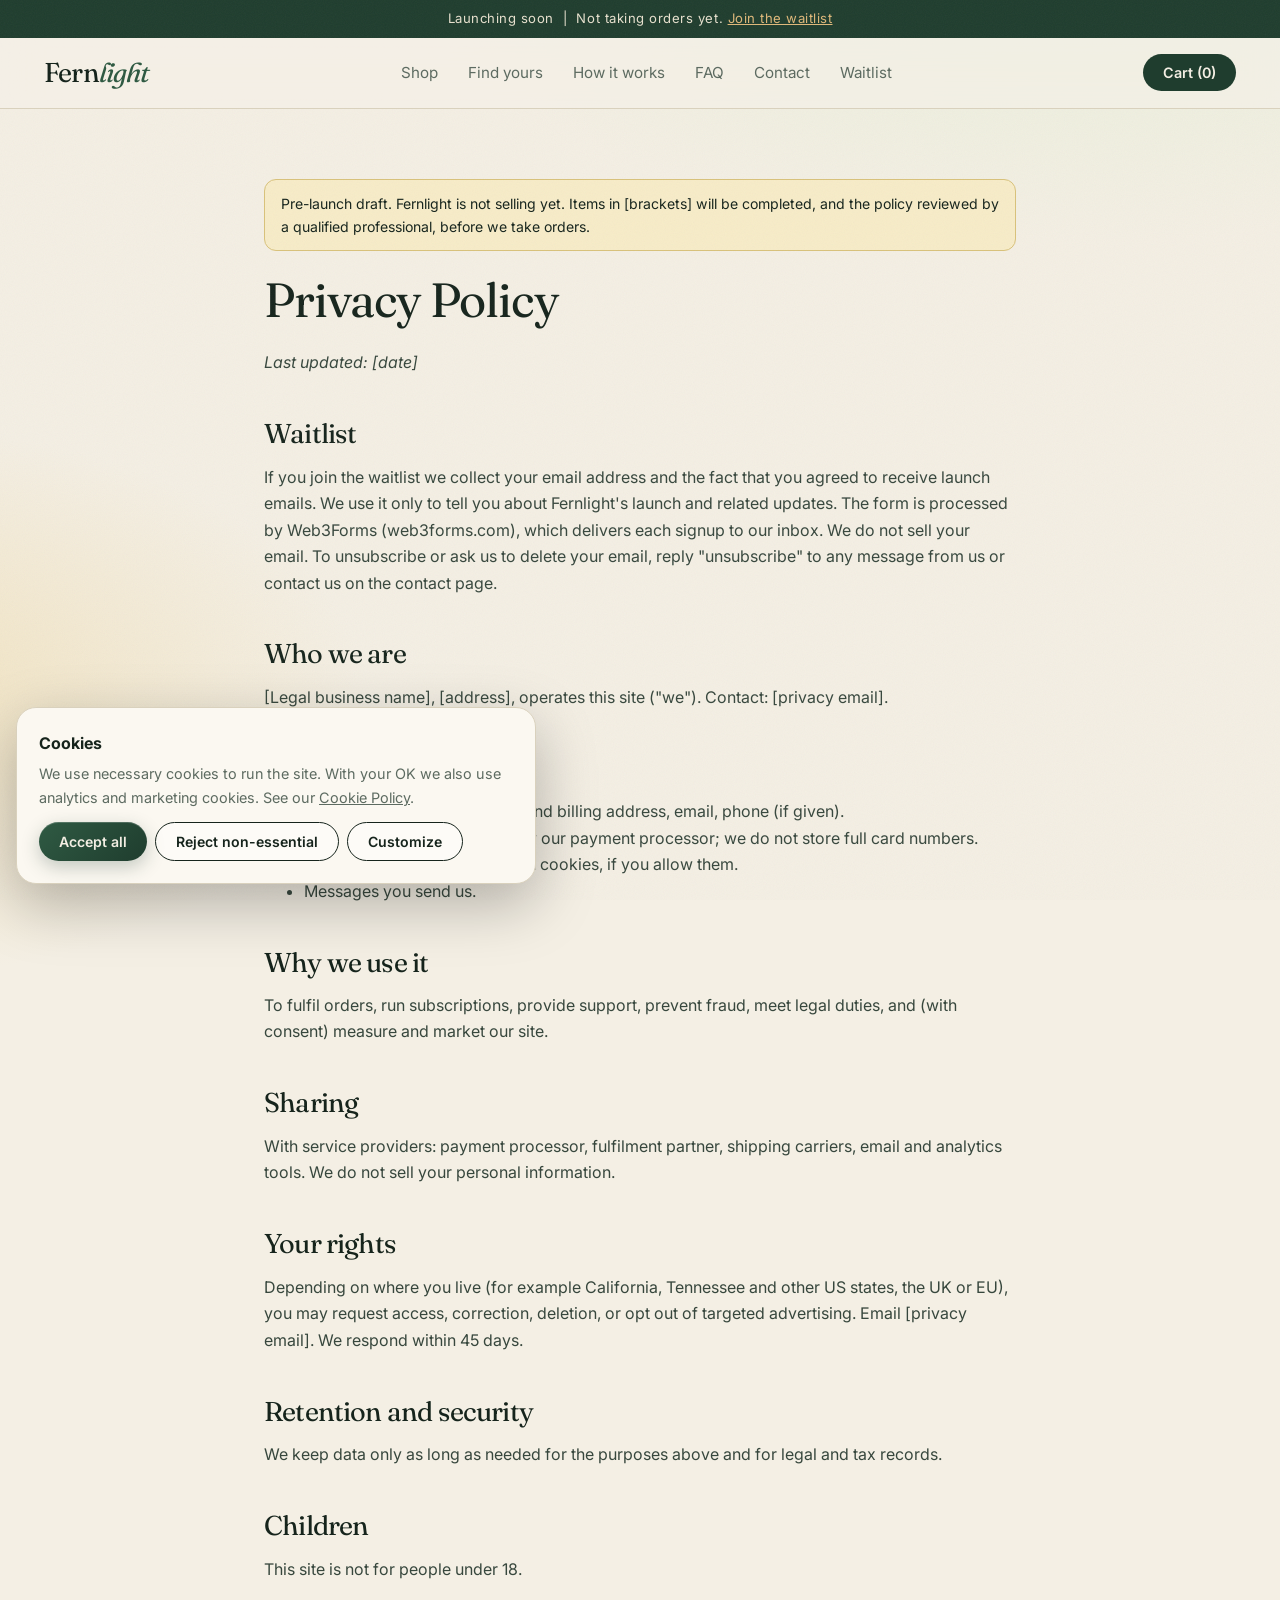
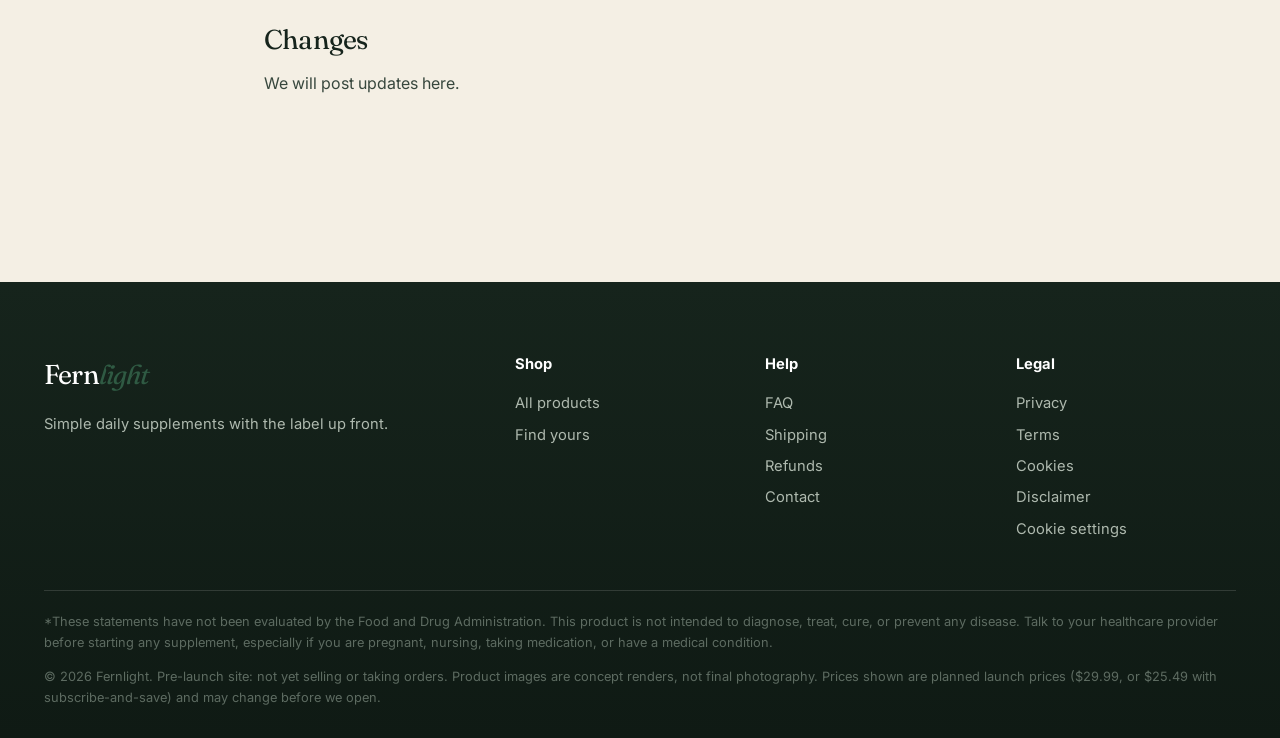
<file: privacy.html>
<!doctype html><html lang="en"><head><meta charset="utf-8"><meta name="viewport" content="width=device-width,initial-scale=1"><title>Privacy Policy | Fernlight</title><meta name="description" content="Fernlight is launching soon: simple daily supplements with clear labels. Join the waitlist for early access."><link rel="icon" href="favicon.svg" type="image/svg+xml"><meta name="theme-color" content="#1f3d2e"><meta property="og:type" content="website"><meta property="og:site_name" content="Fernlight"><meta property="og:title" content="Fernlight | Simple daily supplements"><meta property="og:description" content="Fernlight is launching soon: simple daily supplements with the label up front. Join the waitlist."><meta property="og:image" content="https://moasoh11.github.io/fernlight/og.png"><meta name="twitter:card" content="summary_large_image"><link rel="canonical" href="https://moasoh11.github.io/fernlight/"><link rel="preconnect" href="https://fonts.googleapis.com"><link href="https://fonts.googleapis.com/css2?family=Fraunces:ital,opsz,wght@0,9..144,300;0,9..144,400;1,9..144,300&family=Inter:wght@400;500;600&display=swap" rel="stylesheet"><link rel="stylesheet" href="style.css?v=13"></head><body><div class="bar">Launching soon &nbsp;|&nbsp; Not taking orders yet. <a href="index.html#nlsec" style="color:#e0b97a;text-decoration:underline">Join the waitlist</a></div><nav><div class="wrap"><a class="logo" href="index.html">Fern<i>light</i></a><ul><li><a href="index.html#shop">Shop</a></li><li><a href="index.html#quiz">Find yours</a></li><li><a href="index.html#how">How it works</a></li><li><a href="faq.html">FAQ</a></li><li><a href="contact.html">Contact</a></li><li><a href="index.html#nlsec">Waitlist</a></li></ul><button class="cartbtn" id="cartOpen">Cart (<span id="cartN">0</span>)</button></div></nav><main class="wrap legal"><div class="note">Pre-launch draft. Fernlight is not selling yet. Items in [brackets] will be completed, and the policy reviewed by a qualified professional, before we take orders.</div><h1 style="font-size:3rem">Privacy Policy</h1><p><i>Last updated: [date]</i></p><h2>Waitlist</h2><p>If you join the waitlist we collect your email address and the fact that you agreed to receive launch emails. We use it only to tell you about Fernlight's launch and related updates. The form is processed by Web3Forms (web3forms.com), which delivers each signup to our inbox. We do not sell your email. To unsubscribe or ask us to delete your email, reply "unsubscribe" to any message from us or contact us on the contact page.</p><h2>Who we are</h2><p>[Legal business name], [address], operates this site ("we"). Contact: [privacy email].</p><h2>What we collect</h2><ul><li>Order details: name, shipping and billing address, email, phone (if given).</li><li>Payment details are handled by our payment processor; we do not store full card numbers.</li><li>Device and usage data through cookies, if you allow them.</li><li>Messages you send us.</li></ul><h2>Why we use it</h2><p>To fulfil orders, run subscriptions, provide support, prevent fraud, meet legal duties, and (with consent) measure and market our site.</p><h2>Sharing</h2><p>With service providers: payment processor, fulfilment partner, shipping carriers, email and analytics tools. We do not sell your personal information.</p><h2>Your rights</h2><p>Depending on where you live (for example California, Tennessee and other US states, the UK or EU), you may request access, correction, deletion, or opt out of targeted advertising. Email [privacy email]. We respond within 45 days.</p><h2>Retention and security</h2><p>We keep data only as long as needed for the purposes above and for legal and tax records.</p><h2>Children</h2><p>This site is not for people under 18.</p><h2>Changes</h2><p>We will post updates here.</p></main><footer><div class="wrap"><div class="cols"><div><a class="logo" href="index.html">Fern<i>light</i></a><p>Simple daily supplements with the label up front.</p></div><div><b>Shop</b><ul><li><a href="index.html#shop">All products</a></li><li><a href="index.html#quiz">Find yours</a></li></ul></div><div><b>Help</b><ul><li><a href="faq.html">FAQ</a></li><li><a href="shipping.html">Shipping</a></li><li><a href="refunds.html">Refunds</a></li><li><a href="contact.html">Contact</a></li></ul></div><div><b>Legal</b><ul><li><a href="privacy.html">Privacy</a></li><li><a href="terms.html">Terms</a></li><li><a href="cookies.html">Cookies</a></li><li><a href="disclaimer.html">Disclaimer</a></li><li><a href="#" id="ccReopen">Cookie settings</a></li></ul></div></div><p class="fda">*These statements have not been evaluated by the Food and Drug Administration. This product is not intended to diagnose, treat, cure, or prevent any disease. Talk to your healthcare provider before starting any supplement, especially if you are pregnant, nursing, taking medication, or have a medical condition.</p><p class="fda" style="border:0;padding:0;margin:8px 0 0">&copy; 2026 Fernlight. Pre-launch site: not yet selling or taking orders. Product images are concept renders, not final photography. Prices shown are planned launch prices ($29.99, or $25.49 with subscribe-and-save) and may change before we open.</p></div></footer>
<div class="ov" id="ov"></div><div class="drawer" id="drawer"><div style="display:flex;justify-content:space-between;align-items:center"><h3 style="margin:0">Your cart</h3><button class="x" id="cartClose">Close &times;</button></div><div class="ship"><span id="shipmsg"></span><i><b id="shipbar" style="width:0"></b></i></div><div class="items" id="cartItems"></div><div style="display:flex;justify-content:space-between;padding:14px 0"><b>Subtotal</b><b id="cartTotal"></b></div><button class="btn" id="checkout" style="justify-content:center">Join the waitlist with this list</button><p class="ph">We are not taking orders yet. Nothing is charged. Prices are planned launch prices.</p></div>
<div class="modal" id="modal"><div class="in"><button class="close" aria-label="Close">&times;</button><div id="mbody" style="display:contents"></div></div></div><div class="toast" id="toast"></div>
<div id="cc" role="dialog" aria-label="Cookie consent"><b>Cookies</b><p style="margin:6px 0;font-size:.9rem;color:var(--mut)">We use necessary cookies to run the site. With your OK we also use analytics and marketing cookies. See our <a href="cookies.html">Cookie Policy</a>.</p><div id="ccOpts" style="display:none"><label><input type="checkbox" checked disabled> Necessary (always on)</label><label><input type="checkbox" id="ccA"> Analytics</label><label><input type="checkbox" id="ccM"> Marketing</label><button class="btn sm" id="ccSave" style="margin-top:8px">Save choices</button></div><div class="acts"><button class="btn sm" id="ccAll">Accept all</button><button class="btn sm ghost" id="ccNone">Reject non-essential</button><button class="btn sm ghost" id="ccMore">Customize</button></div></div><script src="facts.js?v=13"></script><script src="app.js?v=13"></script></body></html>
</file>
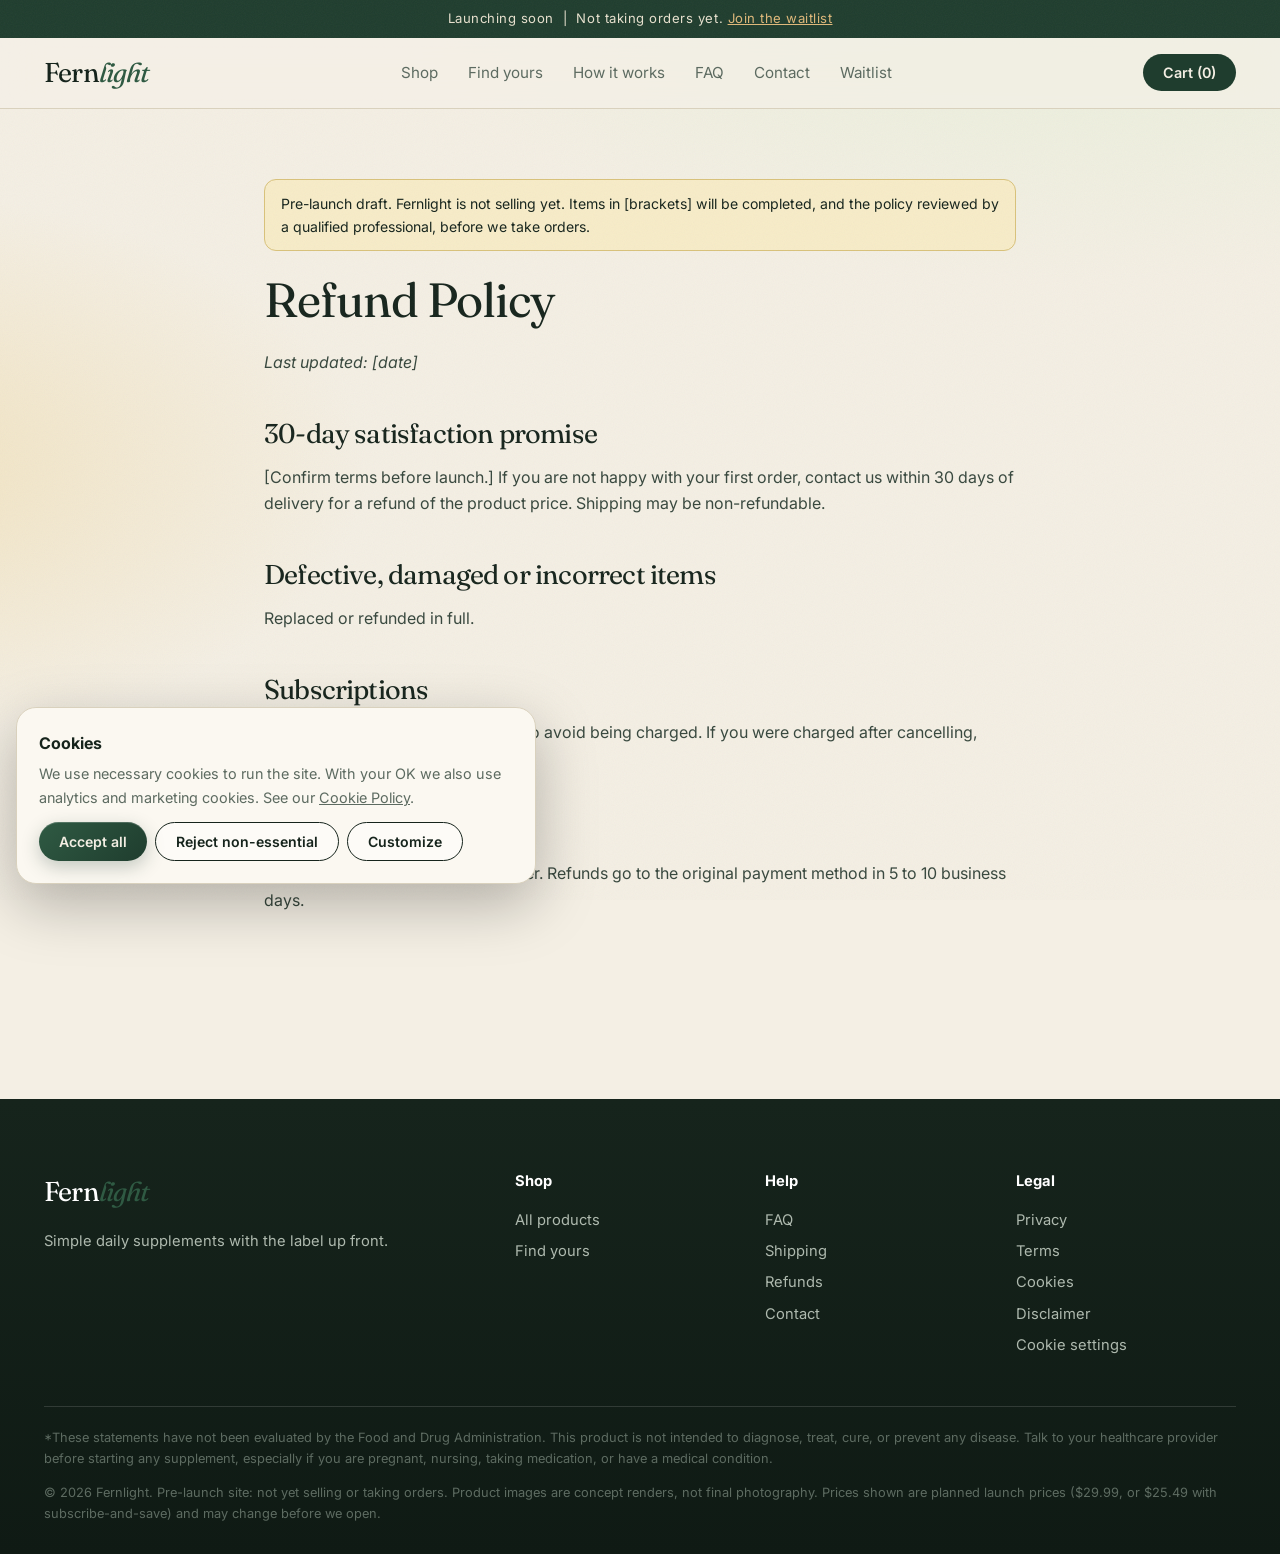
<file: refunds.html>
<!doctype html><html lang="en"><head><meta charset="utf-8"><meta name="viewport" content="width=device-width,initial-scale=1"><title>Refund Policy | Fernlight</title><meta name="description" content="Fernlight is launching soon: simple daily supplements with clear labels. Join the waitlist for early access."><link rel="icon" href="favicon.svg" type="image/svg+xml"><meta name="theme-color" content="#1f3d2e"><meta property="og:type" content="website"><meta property="og:site_name" content="Fernlight"><meta property="og:title" content="Fernlight | Simple daily supplements"><meta property="og:description" content="Fernlight is launching soon: simple daily supplements with the label up front. Join the waitlist."><meta property="og:image" content="https://moasoh11.github.io/fernlight/og.png"><meta name="twitter:card" content="summary_large_image"><link rel="canonical" href="https://moasoh11.github.io/fernlight/"><link rel="preconnect" href="https://fonts.googleapis.com"><link href="https://fonts.googleapis.com/css2?family=Fraunces:ital,opsz,wght@0,9..144,300;0,9..144,400;1,9..144,300&family=Inter:wght@400;500;600&display=swap" rel="stylesheet"><link rel="stylesheet" href="style.css?v=13"></head><body><div class="bar">Launching soon &nbsp;|&nbsp; Not taking orders yet. <a href="index.html#nlsec" style="color:#e0b97a;text-decoration:underline">Join the waitlist</a></div><nav><div class="wrap"><a class="logo" href="index.html">Fern<i>light</i></a><ul><li><a href="index.html#shop">Shop</a></li><li><a href="index.html#quiz">Find yours</a></li><li><a href="index.html#how">How it works</a></li><li><a href="faq.html">FAQ</a></li><li><a href="contact.html">Contact</a></li><li><a href="index.html#nlsec">Waitlist</a></li></ul><button class="cartbtn" id="cartOpen">Cart (<span id="cartN">0</span>)</button></div></nav><main class="wrap legal"><div class="note">Pre-launch draft. Fernlight is not selling yet. Items in [brackets] will be completed, and the policy reviewed by a qualified professional, before we take orders.</div><h1 style="font-size:3rem">Refund Policy</h1><p><i>Last updated: [date]</i></p><h2>30-day satisfaction promise</h2><p>[Confirm terms before launch.] If you are not happy with your first order, contact us within 30 days of delivery for a refund of the product price. Shipping may be non-refundable.</p><h2>Defective, damaged or incorrect items</h2><p>Replaced or refunded in full.</p><h2>Subscriptions</h2><p>Cancel before the next order ships to avoid being charged. If you were charged after cancelling, contact us for a refund.</p><h2>How</h2><p>Email [email] with your order number. Refunds go to the original payment method in 5 to 10 business days.</p></main><footer><div class="wrap"><div class="cols"><div><a class="logo" href="index.html">Fern<i>light</i></a><p>Simple daily supplements with the label up front.</p></div><div><b>Shop</b><ul><li><a href="index.html#shop">All products</a></li><li><a href="index.html#quiz">Find yours</a></li></ul></div><div><b>Help</b><ul><li><a href="faq.html">FAQ</a></li><li><a href="shipping.html">Shipping</a></li><li><a href="refunds.html">Refunds</a></li><li><a href="contact.html">Contact</a></li></ul></div><div><b>Legal</b><ul><li><a href="privacy.html">Privacy</a></li><li><a href="terms.html">Terms</a></li><li><a href="cookies.html">Cookies</a></li><li><a href="disclaimer.html">Disclaimer</a></li><li><a href="#" id="ccReopen">Cookie settings</a></li></ul></div></div><p class="fda">*These statements have not been evaluated by the Food and Drug Administration. This product is not intended to diagnose, treat, cure, or prevent any disease. Talk to your healthcare provider before starting any supplement, especially if you are pregnant, nursing, taking medication, or have a medical condition.</p><p class="fda" style="border:0;padding:0;margin:8px 0 0">&copy; 2026 Fernlight. Pre-launch site: not yet selling or taking orders. Product images are concept renders, not final photography. Prices shown are planned launch prices ($29.99, or $25.49 with subscribe-and-save) and may change before we open.</p></div></footer>
<div class="ov" id="ov"></div><div class="drawer" id="drawer"><div style="display:flex;justify-content:space-between;align-items:center"><h3 style="margin:0">Your cart</h3><button class="x" id="cartClose">Close &times;</button></div><div class="ship"><span id="shipmsg"></span><i><b id="shipbar" style="width:0"></b></i></div><div class="items" id="cartItems"></div><div style="display:flex;justify-content:space-between;padding:14px 0"><b>Subtotal</b><b id="cartTotal"></b></div><button class="btn" id="checkout" style="justify-content:center">Join the waitlist with this list</button><p class="ph">We are not taking orders yet. Nothing is charged. Prices are planned launch prices.</p></div>
<div class="modal" id="modal"><div class="in"><button class="close" aria-label="Close">&times;</button><div id="mbody" style="display:contents"></div></div></div><div class="toast" id="toast"></div>
<div id="cc" role="dialog" aria-label="Cookie consent"><b>Cookies</b><p style="margin:6px 0;font-size:.9rem;color:var(--mut)">We use necessary cookies to run the site. With your OK we also use analytics and marketing cookies. See our <a href="cookies.html">Cookie Policy</a>.</p><div id="ccOpts" style="display:none"><label><input type="checkbox" checked disabled> Necessary (always on)</label><label><input type="checkbox" id="ccA"> Analytics</label><label><input type="checkbox" id="ccM"> Marketing</label><button class="btn sm" id="ccSave" style="margin-top:8px">Save choices</button></div><div class="acts"><button class="btn sm" id="ccAll">Accept all</button><button class="btn sm ghost" id="ccNone">Reject non-essential</button><button class="btn sm ghost" id="ccMore">Customize</button></div></div><script src="facts.js?v=13"></script><script src="app.js?v=13"></script></body></html>
</file>
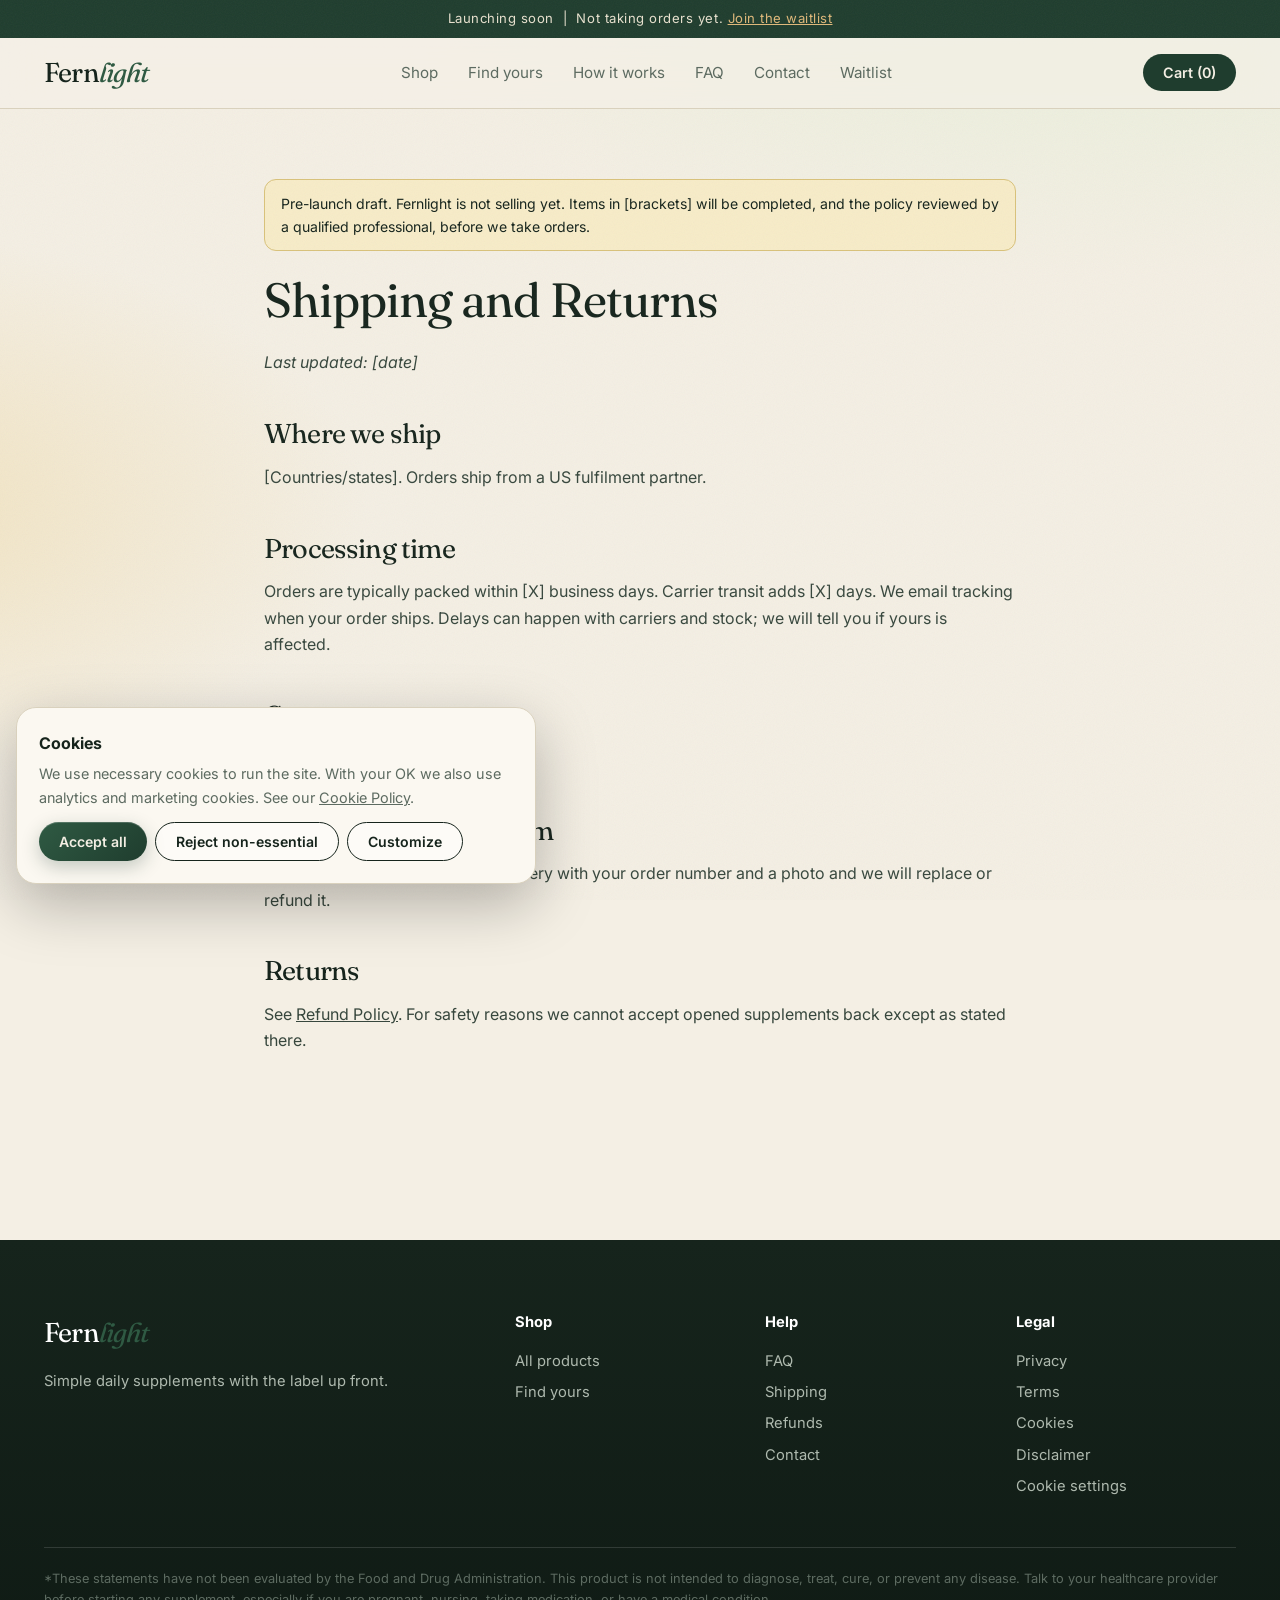
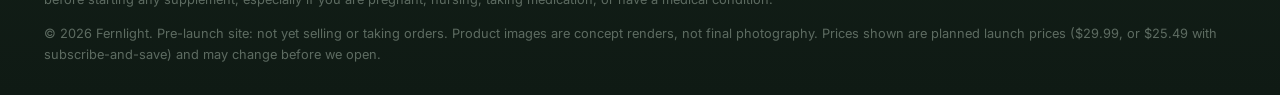
<file: shipping.html>
<!doctype html><html lang="en"><head><meta charset="utf-8"><meta name="viewport" content="width=device-width,initial-scale=1"><title>Shipping and Returns | Fernlight</title><meta name="description" content="Fernlight is launching soon: simple daily supplements with clear labels. Join the waitlist for early access."><link rel="icon" href="favicon.svg" type="image/svg+xml"><meta name="theme-color" content="#1f3d2e"><meta property="og:type" content="website"><meta property="og:site_name" content="Fernlight"><meta property="og:title" content="Fernlight | Simple daily supplements"><meta property="og:description" content="Fernlight is launching soon: simple daily supplements with the label up front. Join the waitlist."><meta property="og:image" content="https://moasoh11.github.io/fernlight/og.png"><meta name="twitter:card" content="summary_large_image"><link rel="canonical" href="https://moasoh11.github.io/fernlight/"><link rel="preconnect" href="https://fonts.googleapis.com"><link href="https://fonts.googleapis.com/css2?family=Fraunces:ital,opsz,wght@0,9..144,300;0,9..144,400;1,9..144,300&family=Inter:wght@400;500;600&display=swap" rel="stylesheet"><link rel="stylesheet" href="style.css?v=13"></head><body><div class="bar">Launching soon &nbsp;|&nbsp; Not taking orders yet. <a href="index.html#nlsec" style="color:#e0b97a;text-decoration:underline">Join the waitlist</a></div><nav><div class="wrap"><a class="logo" href="index.html">Fern<i>light</i></a><ul><li><a href="index.html#shop">Shop</a></li><li><a href="index.html#quiz">Find yours</a></li><li><a href="index.html#how">How it works</a></li><li><a href="faq.html">FAQ</a></li><li><a href="contact.html">Contact</a></li><li><a href="index.html#nlsec">Waitlist</a></li></ul><button class="cartbtn" id="cartOpen">Cart (<span id="cartN">0</span>)</button></div></nav><main class="wrap legal"><div class="note">Pre-launch draft. Fernlight is not selling yet. Items in [brackets] will be completed, and the policy reviewed by a qualified professional, before we take orders.</div><h1 style="font-size:3rem">Shipping and Returns</h1><p><i>Last updated: [date]</i></p><h2>Where we ship</h2><p>[Countries/states]. Orders ship from a US fulfilment partner.</p><h2>Processing time</h2><p>Orders are typically packed within [X] business days. Carrier transit adds [X] days. We email tracking when your order ships. Delays can happen with carriers and stock; we will tell you if yours is affected.</p><h2>Cost</h2><p>[Rates / free shipping threshold].</p><h2>Damaged or wrong item</h2><p>Email [email] within 14 days of delivery with your order number and a photo and we will replace or refund it.</p><h2>Returns</h2><p>See <a href="refunds.html">Refund Policy</a>. For safety reasons we cannot accept opened supplements back except as stated there.</p></main><footer><div class="wrap"><div class="cols"><div><a class="logo" href="index.html">Fern<i>light</i></a><p>Simple daily supplements with the label up front.</p></div><div><b>Shop</b><ul><li><a href="index.html#shop">All products</a></li><li><a href="index.html#quiz">Find yours</a></li></ul></div><div><b>Help</b><ul><li><a href="faq.html">FAQ</a></li><li><a href="shipping.html">Shipping</a></li><li><a href="refunds.html">Refunds</a></li><li><a href="contact.html">Contact</a></li></ul></div><div><b>Legal</b><ul><li><a href="privacy.html">Privacy</a></li><li><a href="terms.html">Terms</a></li><li><a href="cookies.html">Cookies</a></li><li><a href="disclaimer.html">Disclaimer</a></li><li><a href="#" id="ccReopen">Cookie settings</a></li></ul></div></div><p class="fda">*These statements have not been evaluated by the Food and Drug Administration. This product is not intended to diagnose, treat, cure, or prevent any disease. Talk to your healthcare provider before starting any supplement, especially if you are pregnant, nursing, taking medication, or have a medical condition.</p><p class="fda" style="border:0;padding:0;margin:8px 0 0">&copy; 2026 Fernlight. Pre-launch site: not yet selling or taking orders. Product images are concept renders, not final photography. Prices shown are planned launch prices ($29.99, or $25.49 with subscribe-and-save) and may change before we open.</p></div></footer>
<div class="ov" id="ov"></div><div class="drawer" id="drawer"><div style="display:flex;justify-content:space-between;align-items:center"><h3 style="margin:0">Your cart</h3><button class="x" id="cartClose">Close &times;</button></div><div class="ship"><span id="shipmsg"></span><i><b id="shipbar" style="width:0"></b></i></div><div class="items" id="cartItems"></div><div style="display:flex;justify-content:space-between;padding:14px 0"><b>Subtotal</b><b id="cartTotal"></b></div><button class="btn" id="checkout" style="justify-content:center">Join the waitlist with this list</button><p class="ph">We are not taking orders yet. Nothing is charged. Prices are planned launch prices.</p></div>
<div class="modal" id="modal"><div class="in"><button class="close" aria-label="Close">&times;</button><div id="mbody" style="display:contents"></div></div></div><div class="toast" id="toast"></div>
<div id="cc" role="dialog" aria-label="Cookie consent"><b>Cookies</b><p style="margin:6px 0;font-size:.9rem;color:var(--mut)">We use necessary cookies to run the site. With your OK we also use analytics and marketing cookies. See our <a href="cookies.html">Cookie Policy</a>.</p><div id="ccOpts" style="display:none"><label><input type="checkbox" checked disabled> Necessary (always on)</label><label><input type="checkbox" id="ccA"> Analytics</label><label><input type="checkbox" id="ccM"> Marketing</label><button class="btn sm" id="ccSave" style="margin-top:8px">Save choices</button></div><div class="acts"><button class="btn sm" id="ccAll">Accept all</button><button class="btn sm ghost" id="ccNone">Reject non-essential</button><button class="btn sm ghost" id="ccMore">Customize</button></div></div><script src="facts.js?v=13"></script><script src="app.js?v=13"></script></body></html>
</file>
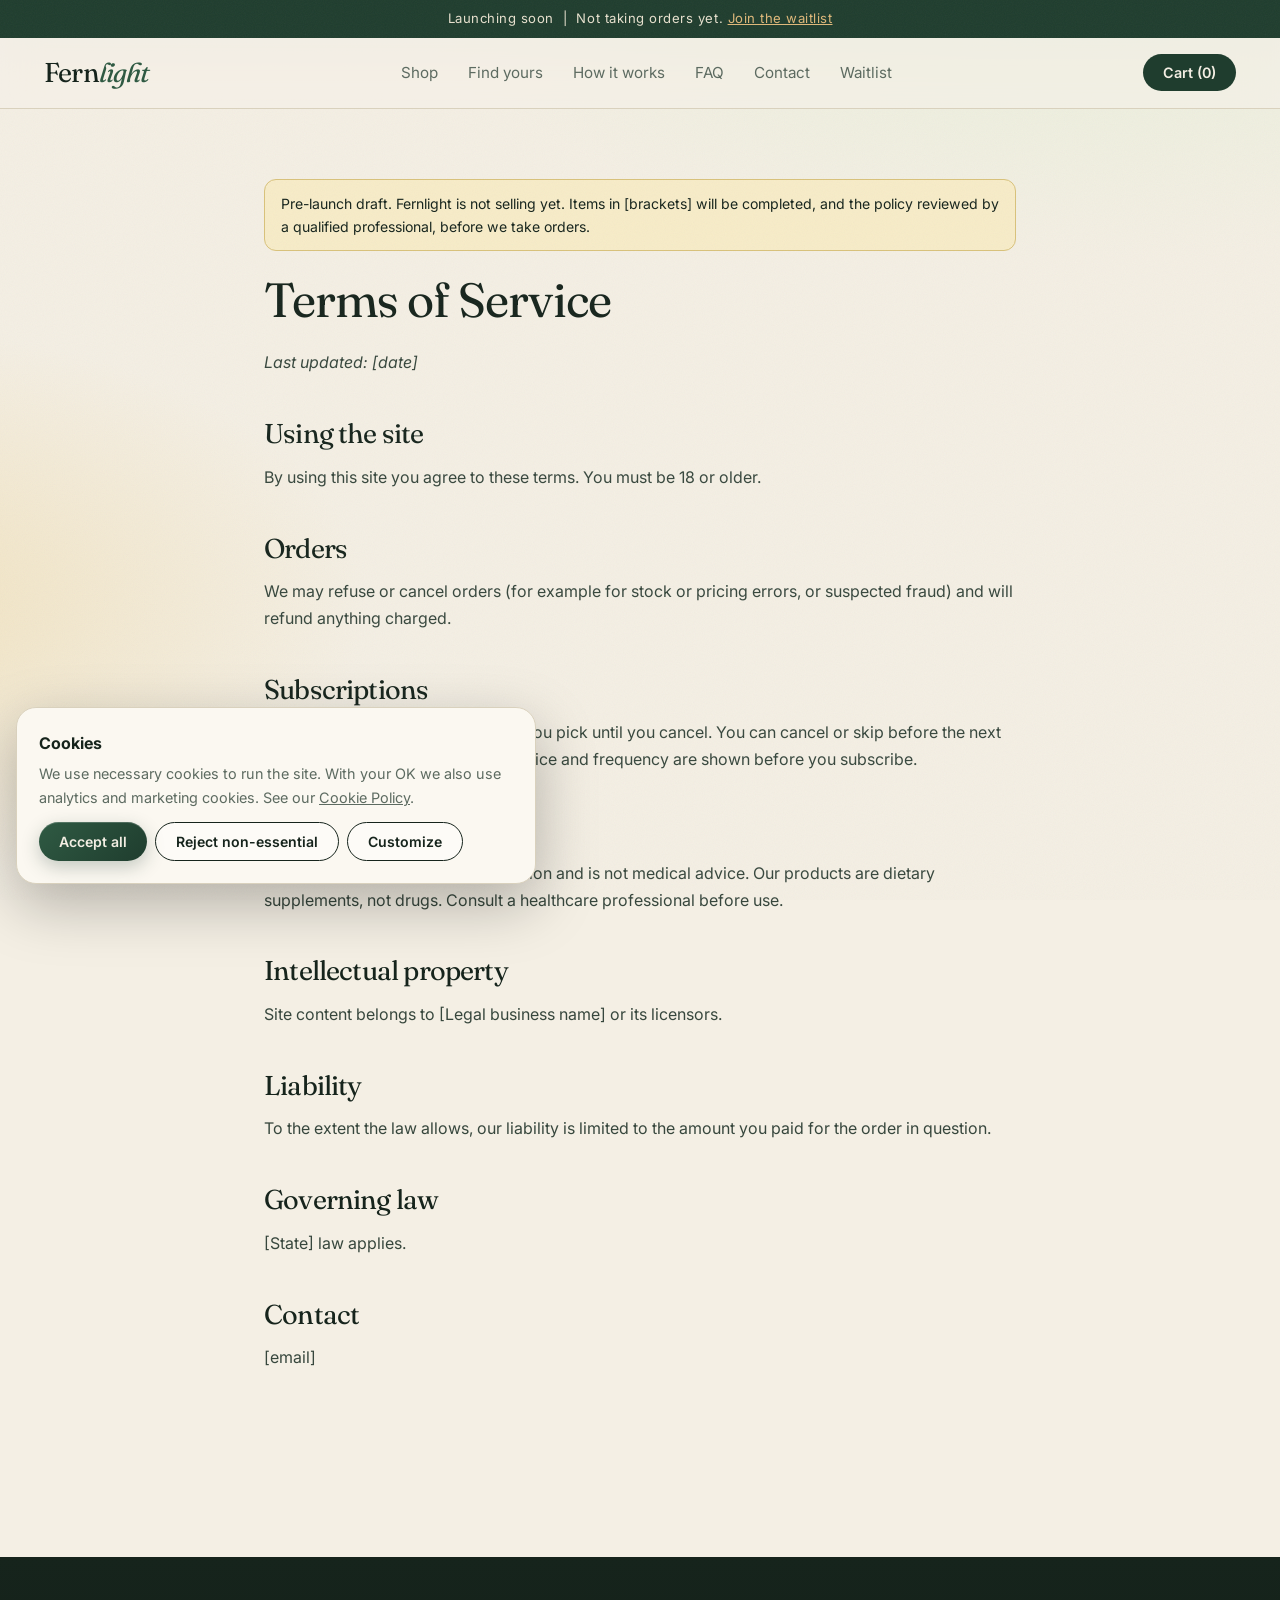
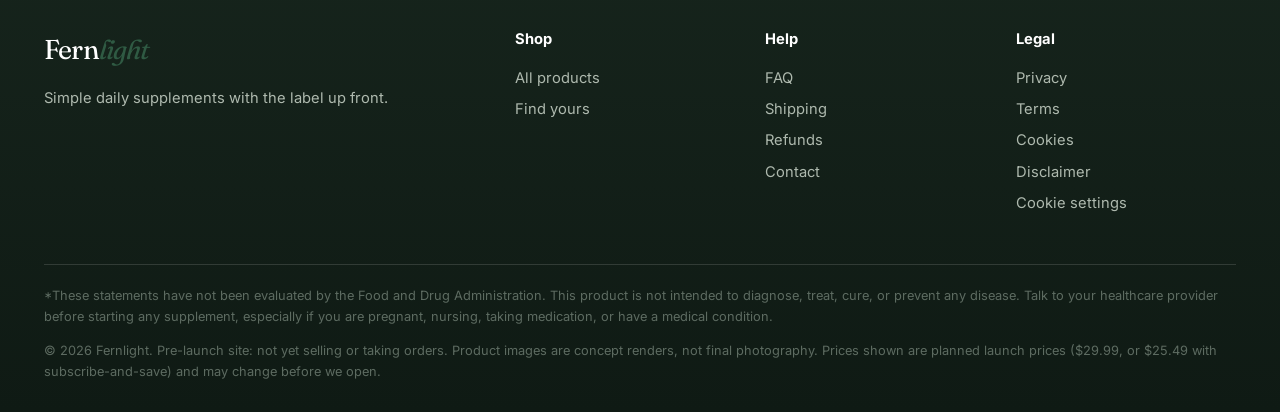
<file: terms.html>
<!doctype html><html lang="en"><head><meta charset="utf-8"><meta name="viewport" content="width=device-width,initial-scale=1"><title>Terms of Service | Fernlight</title><meta name="description" content="Fernlight is launching soon: simple daily supplements with clear labels. Join the waitlist for early access."><link rel="icon" href="favicon.svg" type="image/svg+xml"><meta name="theme-color" content="#1f3d2e"><meta property="og:type" content="website"><meta property="og:site_name" content="Fernlight"><meta property="og:title" content="Fernlight | Simple daily supplements"><meta property="og:description" content="Fernlight is launching soon: simple daily supplements with the label up front. Join the waitlist."><meta property="og:image" content="https://moasoh11.github.io/fernlight/og.png"><meta name="twitter:card" content="summary_large_image"><link rel="canonical" href="https://moasoh11.github.io/fernlight/"><link rel="preconnect" href="https://fonts.googleapis.com"><link href="https://fonts.googleapis.com/css2?family=Fraunces:ital,opsz,wght@0,9..144,300;0,9..144,400;1,9..144,300&family=Inter:wght@400;500;600&display=swap" rel="stylesheet"><link rel="stylesheet" href="style.css?v=13"></head><body><div class="bar">Launching soon &nbsp;|&nbsp; Not taking orders yet. <a href="index.html#nlsec" style="color:#e0b97a;text-decoration:underline">Join the waitlist</a></div><nav><div class="wrap"><a class="logo" href="index.html">Fern<i>light</i></a><ul><li><a href="index.html#shop">Shop</a></li><li><a href="index.html#quiz">Find yours</a></li><li><a href="index.html#how">How it works</a></li><li><a href="faq.html">FAQ</a></li><li><a href="contact.html">Contact</a></li><li><a href="index.html#nlsec">Waitlist</a></li></ul><button class="cartbtn" id="cartOpen">Cart (<span id="cartN">0</span>)</button></div></nav><main class="wrap legal"><div class="note">Pre-launch draft. Fernlight is not selling yet. Items in [brackets] will be completed, and the policy reviewed by a qualified professional, before we take orders.</div><h1 style="font-size:3rem">Terms of Service</h1><p><i>Last updated: [date]</i></p><h2>Using the site</h2><p>By using this site you agree to these terms. You must be 18 or older.</p><h2>Orders</h2><p>We may refuse or cancel orders (for example for stock or pricing errors, or suspected fraud) and will refund anything charged.</p><h2>Subscriptions</h2><p>Subscriptions renew at the interval you pick until you cancel. You can cancel or skip before the next order ships by [method]. Renewal price and frequency are shown before you subscribe.</p><h2>Health information</h2><p>Content here is for general information and is not medical advice. Our products are dietary supplements, not drugs. Consult a healthcare professional before use.</p><h2>Intellectual property</h2><p>Site content belongs to [Legal business name] or its licensors.</p><h2>Liability</h2><p>To the extent the law allows, our liability is limited to the amount you paid for the order in question.</p><h2>Governing law</h2><p>[State] law applies.</p><h2>Contact</h2><p>[email]</p></main><footer><div class="wrap"><div class="cols"><div><a class="logo" href="index.html">Fern<i>light</i></a><p>Simple daily supplements with the label up front.</p></div><div><b>Shop</b><ul><li><a href="index.html#shop">All products</a></li><li><a href="index.html#quiz">Find yours</a></li></ul></div><div><b>Help</b><ul><li><a href="faq.html">FAQ</a></li><li><a href="shipping.html">Shipping</a></li><li><a href="refunds.html">Refunds</a></li><li><a href="contact.html">Contact</a></li></ul></div><div><b>Legal</b><ul><li><a href="privacy.html">Privacy</a></li><li><a href="terms.html">Terms</a></li><li><a href="cookies.html">Cookies</a></li><li><a href="disclaimer.html">Disclaimer</a></li><li><a href="#" id="ccReopen">Cookie settings</a></li></ul></div></div><p class="fda">*These statements have not been evaluated by the Food and Drug Administration. This product is not intended to diagnose, treat, cure, or prevent any disease. Talk to your healthcare provider before starting any supplement, especially if you are pregnant, nursing, taking medication, or have a medical condition.</p><p class="fda" style="border:0;padding:0;margin:8px 0 0">&copy; 2026 Fernlight. Pre-launch site: not yet selling or taking orders. Product images are concept renders, not final photography. Prices shown are planned launch prices ($29.99, or $25.49 with subscribe-and-save) and may change before we open.</p></div></footer>
<div class="ov" id="ov"></div><div class="drawer" id="drawer"><div style="display:flex;justify-content:space-between;align-items:center"><h3 style="margin:0">Your cart</h3><button class="x" id="cartClose">Close &times;</button></div><div class="ship"><span id="shipmsg"></span><i><b id="shipbar" style="width:0"></b></i></div><div class="items" id="cartItems"></div><div style="display:flex;justify-content:space-between;padding:14px 0"><b>Subtotal</b><b id="cartTotal"></b></div><button class="btn" id="checkout" style="justify-content:center">Join the waitlist with this list</button><p class="ph">We are not taking orders yet. Nothing is charged. Prices are planned launch prices.</p></div>
<div class="modal" id="modal"><div class="in"><button class="close" aria-label="Close">&times;</button><div id="mbody" style="display:contents"></div></div></div><div class="toast" id="toast"></div>
<div id="cc" role="dialog" aria-label="Cookie consent"><b>Cookies</b><p style="margin:6px 0;font-size:.9rem;color:var(--mut)">We use necessary cookies to run the site. With your OK we also use analytics and marketing cookies. See our <a href="cookies.html">Cookie Policy</a>.</p><div id="ccOpts" style="display:none"><label><input type="checkbox" checked disabled> Necessary (always on)</label><label><input type="checkbox" id="ccA"> Analytics</label><label><input type="checkbox" id="ccM"> Marketing</label><button class="btn sm" id="ccSave" style="margin-top:8px">Save choices</button></div><div class="acts"><button class="btn sm" id="ccAll">Accept all</button><button class="btn sm ghost" id="ccNone">Reject non-essential</button><button class="btn sm ghost" id="ccMore">Customize</button></div></div><script src="facts.js?v=13"></script><script src="app.js?v=13"></script></body></html>
</file>
<file: style.css>
:root{--bg:#f3eee3;--bg2:#ebe4d4;--ink:#16241c;--mut:#5d6b61;--g:#1f3d2e;--g2:#2f5a43;--acc:#c9a14a;--card:#fbf8f1;--line:#d9d1bd;--r:22px}
*{box-sizing:border-box}html{scroll-behavior:smooth}
body{margin:0;background:var(--bg);color:var(--ink);font:16px/1.65 'Inter',system-ui,sans-serif;-webkit-font-smoothing:antialiased}
a{color:inherit}img{display:block;max-width:100%}
h1,h2,h3,.serif{font-family:'Fraunces',Georgia,serif;font-weight:400;letter-spacing:-.02em;line-height:1.05;margin:0 0 .5em}
h1{font-size:clamp(3rem,8vw,6.6rem)}h2{font-size:clamp(2.1rem,4.6vw,3.8rem)}h3{font-size:1.4rem}
em{font-style:italic;color:var(--g2)}
.wrap{max-width:1240px;margin:auto;padding:0 24px}
.bar{background:var(--g);color:#e9e2cf;text-align:center;font-size:.82rem;padding:8px;letter-spacing:.04em}
nav{position:sticky;top:0;z-index:30;background:#f3eee3d9;backdrop-filter:blur(14px);border-bottom:1px solid var(--line)}
nav .wrap{display:flex;align-items:center;justify-content:space-between;height:70px}
.logo{font-family:'Fraunces',Georgia,serif;font-size:1.7rem;text-decoration:none;letter-spacing:-.03em}.logo i{color:var(--g2)}
nav ul{display:flex;gap:30px;list-style:none;margin:0;padding:0;font-size:.95rem}nav ul a{text-decoration:none;color:var(--mut);transition:color .2s}nav ul a:hover{color:var(--ink)}
.btn{display:inline-flex;align-items:center;gap:8px;background:var(--g);color:#f3eee3;border:0;border-radius:99px;padding:15px 30px;font:600 .98rem Inter,sans-serif;cursor:pointer;text-decoration:none;transition:transform .25s,background .25s,box-shadow .25s}
.btn:hover{background:var(--g2);transform:translateY(-2px);box-shadow:0 12px 28px #1f3d2e33}
.btn.ghost{background:none;color:var(--ink);border:1px solid var(--ink)}.btn.ghost:hover{background:var(--ink);color:var(--bg)}
.btn.sm{padding:10px 20px;font-size:.88rem}
.cartbtn{background:var(--g);color:#f3eee3;border:0;border-radius:99px;padding:10px 20px;cursor:pointer;font:600 .9rem Inter}
.hero{padding:70px 0 40px;overflow:hidden}
.hero .wrap{display:grid;grid-template-columns:1.1fr .9fr;gap:50px;align-items:center}
.eyebrow{text-transform:uppercase;letter-spacing:.2em;font-size:.75rem;color:var(--g2);font-weight:600;margin-bottom:22px;display:block}
.hero p.lead{font-size:1.25rem;color:var(--mut);max-width:520px;margin:20px 0 34px}
.hero .acts{display:flex;gap:12px;flex-wrap:wrap}
.arch{position:relative;aspect-ratio:4/5;border-radius:999px 999px 28px 28px;overflow:hidden;background:var(--bg2);box-shadow:0 40px 80px #1f3d2e22}
.arch img{width:100%;height:115%;object-fit:cover;transition:transform .2s;will-change:transform}
.badge{position:absolute;left:-14px;bottom:36px;background:var(--card);border:1px solid var(--line);border-radius:16px;padding:12px 18px;box-shadow:0 14px 34px #0002;font-size:.85rem;animation:bob 5s ease-in-out infinite}
@keyframes bob{50%{transform:translateY(-8px)}}
.heroimg{position:relative}
.marquee{background:var(--g);color:#e9e2cf;overflow:hidden;white-space:nowrap;padding:16px 0;margin-top:50px}
.marquee div{display:inline-block;animation:mq 110s linear infinite;font-family:Fraunces,Georgia,serif;font-size:1.3rem}
.marquee span{margin:0 28px;opacity:.9}.marquee span:after{content:"\2726";margin-left:56px;color:var(--acc)}
@keyframes mq{to{transform:translateX(-50%)}}
section{padding:100px 0}.sub{color:var(--mut);max-width:560px;font-size:1.1rem}
.head{display:flex;justify-content:space-between;align-items:end;gap:20px;flex-wrap:wrap;margin-bottom:36px}
.tabs{display:flex;gap:8px;flex-wrap:wrap}.tabs button{background:none;border:1px solid var(--line);color:var(--mut);padding:9px 20px;border-radius:99px;cursor:pointer;font:500 .9rem Inter;transition:all .2s}.tabs button.on,.tabs button:hover{background:var(--g);color:#f3eee3;border-color:var(--g)}
.grid{display:grid;grid-template-columns:repeat(3,1fr);gap:24px}
.card{background:var(--card);border:1px solid var(--line);border-radius:var(--r);overflow:hidden;transition:transform .35s,box-shadow .35s;display:flex;flex-direction:column}
.card:hover{transform:translateY(-8px);box-shadow:0 30px 60px #1f3d2e1f}
.pic{position:relative;aspect-ratio:1;overflow:hidden;background:var(--bg2);cursor:pointer}
.pic img{position:absolute;inset:0;width:100%;height:100%;object-fit:cover;transition:opacity .5s,transform .8s}.pic img+img{opacity:0}.card:hover .pic img+img{opacity:1}.card:hover .pic img{transform:scale(1.05)}
.tag{position:absolute;top:14px;left:14px;z-index:2;background:var(--card);border-radius:99px;padding:5px 14px;font-size:.75rem;font-weight:600;letter-spacing:.06em}
.qv{position:absolute;bottom:14px;left:50%;transform:translate(-50%,20px);opacity:0;z-index:2;transition:all .3s}.card:hover .qv{opacity:1;transform:translate(-50%,0)}
.body{padding:22px;display:flex;flex-direction:column;gap:6px;flex:1}.body p{color:var(--mut);font-size:.93rem;margin:0;min-height:4.2em}.opt button{white-space:nowrap}
.opt{display:flex;gap:6px;margin:12px 0 4px}.opt button{flex:1;padding:9px 6px;border-radius:12px;border:1px solid var(--line);background:none;cursor:pointer;font:500 .82rem Inter;color:var(--mut)}.opt button.on{border-color:var(--g);background:#1f3d2e0f;color:var(--g);font-weight:600}
.pr{display:flex;justify-content:space-between;align-items:center;margin-top:auto;padding-top:14px}.pr b{font:400 1.6rem Fraunces,Georgia,serif}.pr s{color:var(--mut);font-size:.9rem;margin-left:6px}
.pf{background:var(--g);color:#e9e2cf;border-radius:36px;margin:0 16px}
.pf .wrap{display:grid;grid-template-columns:1fr 1fr;gap:60px;align-items:center}.pf h2 em{color:var(--acc)}
.pf img{border-radius:28px;aspect-ratio:1;object-fit:cover;width:100%}
.pts{display:grid;gap:22px;margin-top:30px}.pts div{display:grid;grid-template-columns:44px 1fr;gap:14px}.pts b{font:400 1.8rem Fraunces;color:var(--acc)}.pts p{margin:0;color:#c5cdbf}
.quiz{background:var(--card);border:1px solid var(--line);border-radius:36px;padding:56px;display:grid;grid-template-columns:1fr 1.2fr;gap:50px;align-items:center}
.opts{display:grid;gap:10px}.opts button{text-align:left;padding:16px 20px;border-radius:16px;border:1px solid var(--line);background:var(--bg);cursor:pointer;font:500 1rem Inter;color:var(--ink);transition:all .2s;display:flex;justify-content:space-between}.opts button:hover{border-color:var(--g);transform:translateX(6px)}
.prog{height:4px;background:var(--line);border-radius:9px;margin-bottom:24px}.prog i{display:block;height:100%;background:var(--g);border-radius:9px;transition:width .4s}
.res{display:grid;gap:12px}.res .r{display:grid;grid-template-columns:78px 1fr auto;gap:14px;align-items:center;background:var(--bg);border-radius:16px;padding:10px}.res img{border-radius:12px;width:78px;height:78px;object-fit:cover}
.steps{display:grid;grid-template-columns:repeat(3,1fr);gap:30px}.steps div{border-top:1px solid var(--ink);padding-top:20px}.steps b{font:400 3rem Fraunces;color:var(--acc);display:block;line-height:1}
.fq{max-width:800px}details{border-bottom:1px solid var(--line);padding:20px 0}summary{cursor:pointer;font:400 1.4rem Fraunces,serif;list-style:none;display:flex;justify-content:space-between}summary:after{content:"+";transition:transform .3s}details[open] summary:after{transform:rotate(45deg)}details p{color:var(--mut);margin:10px 0 0}
.nl{background:var(--bg2);border-radius:36px;padding:70px 30px;text-align:center;margin:0 16px}
.nl form{display:flex;gap:10px;justify-content:center;flex-wrap:wrap;margin-top:24px}.nl input{padding:15px 24px;border-radius:99px;border:1px solid var(--line);min-width:280px;background:var(--card);font:1rem Inter}
footer{background:var(--ink);color:#aeb9ae;padding:70px 0 30px;margin-top:100px;font-size:.92rem}footer .cols{display:grid;grid-template-columns:2fr 1fr 1fr 1fr;gap:30px}footer ul{list-style:none;padding:0}footer li{margin:7px 0}footer a{text-decoration:none}footer a:hover{color:#fff}footer b{color:#fff}footer .logo{color:#fff}
.fda{font-size:.78rem;margin-top:34px;border-top:1px solid #ffffff22;padding-top:20px}
.ov{position:fixed;inset:0;background:#0007;z-index:35;opacity:0;pointer-events:none;transition:opacity .3s}.ov.on{opacity:1;pointer-events:auto}
.drawer{position:fixed;top:0;right:0;width:min(420px,100%);height:100%;background:var(--card);z-index:40;padding:26px;display:none;flex-direction:column}.drawer.open{display:flex;animation:dr .4s cubic-bezier(.2,.8,.2,1)}@keyframes dr{from{transform:translateX(100%)}to{transform:none}}
.drawer .items{flex:1;overflow:auto}.row{display:grid;grid-template-columns:64px 1fr auto;gap:12px;align-items:center;padding:12px 0;border-bottom:1px solid var(--line)}.row img{width:64px;height:64px;border-radius:12px;object-fit:cover}
.ship{background:var(--bg2);border-radius:14px;padding:12px 14px;font-size:.85rem;margin:14px 0}.ship i{display:block;height:6px;border-radius:9px;background:var(--line);margin-top:8px}.ship i b{display:block;height:100%;background:var(--g);border-radius:9px;transition:width .4s}
.x{background:none;border:0;cursor:pointer;color:var(--mut);font-size:1.1rem}
.modal{position:fixed;inset:0;z-index:50;display:none;place-items:center;padding:20px}.modal.on{display:grid}.modal .in{background:var(--card);border-radius:28px;max-width:900px;width:100%;display:grid;grid-template-columns:1fr 1fr;overflow:hidden;max-height:90vh;overflow-y:auto;position:relative}.modal .in img{width:100%;height:100%;object-fit:cover;min-height:340px}.modal .txt{padding:40px}
.modal .close{position:absolute;top:14px;right:14px;z-index:3;background:var(--card);border-radius:99px;width:38px;height:38px;border:1px solid var(--line);cursor:pointer}
#cc{position:fixed;left:16px;bottom:16px;max-width:520px;background:var(--card);border:1px solid var(--line);border-radius:20px;padding:22px;z-index:80;box-shadow:0 20px 60px #0004;display:none}#cc.show{display:block}#cc .acts{display:flex;gap:8px;flex-wrap:wrap;margin-top:12px}#cc label{display:block;font-size:.9rem;margin:6px 0}
.reveal{opacity:0;transform:translateY(30px);transition:opacity .9s,transform .9s}.reveal.in{opacity:1;transform:none}
.toast{position:fixed;bottom:26px;left:50%;transform:translateX(-50%);background:var(--ink);color:#fff;padding:12px 24px;border-radius:99px;z-index:90;display:none;font-size:.9rem}
.legal{padding:70px 24px;max-width:800px}.legal h2{font-size:1.7rem;margin-top:1.6em}.legal li,.legal p{color:#37473d}
.note{background:#f7ecc8;border:1px solid #d9c27a;padding:12px 16px;border-radius:12px;font-size:.88rem;margin-bottom:24px}
.ph{font-size:.75rem;color:var(--mut)}
@media(max-width:900px){.hero .wrap,.pf .wrap,.quiz,.modal .in{grid-template-columns:1fr}.grid{grid-template-columns:1fr 1fr}nav ul{display:none}.steps{grid-template-columns:1fr}.quiz{padding:28px}footer .cols{grid-template-columns:1fr 1fr}section{padding:70px 0}.arch{max-width:420px;margin:auto}.badge{left:10px}}
@media(max-width:560px){.grid{grid-template-columns:1fr}h1{font-size:3rem}}
@media(prefers-reduced-motion:reduce){*{animation:none!important;transition:none!important}}
.arch img{height:100%!important;object-position:50% 60%}
.pic img{transform:scale(1.1);transform-origin:50% 58%}
.card:hover .pic img{transform:scale(1.17)}
.modal .in img{object-position:50% 62%}
.arch img{transform:scale(1.06);transform-origin:50% 78%}
.modal .in img{transform:none;object-position:50% 58%}.modal .in>img{width:100%;height:100%}

.lab{display:grid;grid-template-columns:260px 1fr;gap:28px;margin-top:36px}.lab .tabs{display:flex;flex-direction:column;gap:8px}.lab .tabs button{text-align:left;padding:14px 18px;border-radius:14px;border:1px solid var(--line);background:var(--card);font:500 .95rem Inter,sans-serif;cursor:pointer;transition:.25s}.lab .tabs button:hover{transform:translateX(4px)}.lab .tabs button.on{background:var(--g);color:#f3eee3;border-color:var(--g)}
.labpanel{display:grid;grid-template-columns:1fr 280px;gap:28px;background:var(--card);border:1px solid var(--line);border-radius:24px;padding:34px;align-items:center}#labtxt h3{font-family:Fraunces,serif;font-size:1.8rem;margin:0 0 10px}#labtxt p{line-height:1.7;color:var(--mut,#555)}#labtxt.sw{animation:sw .45s}@keyframes sw{from{opacity:0;transform:translateY(10px)}}
.facts{border:2px solid #1b1b1b;padding:12px;background:#fff;font:12px Inter,sans-serif;color:#1b1b1b}.facts b{display:block;font:800 1.5rem Inter,sans-serif;border-bottom:8px solid #1b1b1b;padding-bottom:4px}.facts i{display:block;margin:6px 0}.facts hr{border:0;border-top:4px solid #1b1b1b;margin:6px 0}.facts div{display:flex;justify-content:space-between;border-bottom:1px solid #999;padding:4px 0}.facts small{color:#666;display:block;margin-top:6px}
@media(max-width:820px){.lab{grid-template-columns:1fr}.lab .tabs{flex-direction:row;flex-wrap:wrap}.labpanel{grid-template-columns:1fr;padding:22px}}
@media(prefers-reduced-motion:reduce){.reveal{opacity:1;transform:none;transition:none}}
.consent{display:flex;gap:8px;text-align:left;font-size:.85rem;color:var(--mut);margin-top:12px;width:100%;align-items:flex-start}.consent input{margin-top:3px}#nl{flex-wrap:wrap}
.ship{display:none!important}
html,body{max-width:100%;overflow-x:hidden}@supports(overflow:clip){html,body{overflow-x:clip}}
.drawer{right:0!important;transform:translateX(105%);visibility:hidden;transition:transform .4s cubic-bezier(.2,.8,.2,1),visibility 0s .4s}.drawer.open{transform:none;visibility:visible;transition:transform .4s cubic-bezier(.2,.8,.2,1),visibility 0s}
.marquee{max-width:100%;contain:paint}.arch,.heroimg,.hero .wrap>*{max-width:100%;min-width:0}.badge{left:8px}
img,video{max-width:100%}.wrap{min-width:0}
.consent{flex:1 1 100%;white-space:normal;max-width:100%}.consent span{min-width:0;flex:1;white-space:normal;overflow-wrap:anywhere}#nl input[type=email]{min-width:0}
.consent span{max-width:calc(100% - 28px)}.nl{overflow:hidden}
.consent{display:block!important;position:relative;padding-left:26px;text-align:left;width:100%;box-sizing:border-box}.consent input{position:absolute;left:0;top:3px;margin:0}.consent span{display:inline!important;max-width:none!important}
html{overflow-x:hidden;width:100%}body{position:relative;width:100%;overflow-x:hidden}
/* ===== premium layer ===== */
:root{--bg:#f4efe4;--sh1:0 1px 2px #1f3d2e14,0 8px 24px #1f3d2e14;--sh2:0 2px 4px #1f3d2e10,0 24px 60px #1f3d2e24}
body{background:radial-gradient(1200px 600px at 85% -5%,#e6efd9 0,transparent 60%),radial-gradient(900px 500px at -10% 30%,#f1e3c0 0,transparent 55%),var(--bg);background-attachment:scroll}
body:before{content:"";position:fixed;inset:0;pointer-events:none;z-index:1;opacity:.05;background-image:url("data:image/svg+xml;utf8,<svg xmlns='http://www.w3.org/2000/svg' width='160' height='160'><filter id='n'><feTurbulence type='fractalNoise' baseFrequency='.9' numOctaves='2'/></filter><rect width='160' height='160' filter='url(%23n)'/></svg>")}
nav{background:#f4efe8b3;backdrop-filter:saturate(1.4) blur(18px);-webkit-backdrop-filter:saturate(1.4) blur(18px)}
.btn{background:linear-gradient(135deg,#2f5a43,#1f3d2e);box-shadow:0 6px 18px #1f3d2e40,inset 0 1px 0 #ffffff30}
.btn:hover{background:linear-gradient(135deg,#3a6c51,#2a5039);box-shadow:0 14px 34px #1f3d2e55}
.btn.ghost{background:#ffffff60;box-shadow:none}
.hero{position:relative;padding:90px 0 60px;overflow:clip}
.hero:before,.hero:after{content:"";position:absolute;border-radius:50%;filter:blur(70px);z-index:0;pointer-events:none}
.hero:before{width:460px;height:460px;right:-120px;top:-80px;background:#cfe3b8;opacity:.7;animation:fl 14s ease-in-out infinite}
.hero:after{width:380px;height:380px;left:-140px;bottom:-120px;background:#f0d58f;opacity:.55;animation:fl 18s ease-in-out infinite reverse}
@keyframes fl{50%{transform:translate(30px,26px) scale(1.08)}}
.hero .wrap{position:relative;z-index:2}
.hero h1{font-size:clamp(2.9rem,7.4vw,6.4rem);line-height:.98;letter-spacing:-.035em}
.hero h1 em{background:linear-gradient(100deg,#2f5a43,#8aa14a 55%,#c9a14a);-webkit-background-clip:text;background-clip:text;color:transparent;-webkit-text-fill-color:transparent;padding-right:.08em}
.eyebrow{display:inline-flex;align-items:center;gap:10px;background:#ffffff90;border:1px solid var(--line);padding:8px 16px;border-radius:99px;letter-spacing:.12em;font-size:.7rem;box-shadow:var(--sh1)}
.dot{width:8px;height:8px;border-radius:50%;background:#4fa36b;box-shadow:0 0 0 0 #4fa36b88;animation:pl 2s infinite;display:inline-block}
@keyframes pl{70%{box-shadow:0 0 0 9px #4fa36b00}100%{box-shadow:0 0 0 0 #4fa36b00}}
.arch{box-shadow:0 50px 100px #1f3d2e33,0 0 0 10px #ffffff70,0 0 0 11px var(--line)}
.heroimg{max-width:100%}
.fc{position:absolute;width:30%;aspect-ratio:1;border-radius:22px;overflow:hidden;border:4px solid #fff;box-shadow:0 24px 50px #1f3d2e45;z-index:3;animation:bob 6s ease-in-out infinite}
.fc img{width:100%;height:100%;object-fit:cover}
.fc1{left:-6%;top:12%;transform:rotate(-7deg)}.fc2{right:-3%;top:34%;transform:rotate(6deg);animation-delay:-2s}.fc3{right:6%;bottom:-4%;width:24%;transform:rotate(-4deg);animation-delay:-4s}
.badge{left:2%;bottom:14%;z-index:4;background:#ffffffd9;backdrop-filter:blur(10px);-webkit-backdrop-filter:blur(10px)}
.marquee{background:linear-gradient(90deg,#1f3d2e,#2f5a43,#1f3d2e);box-shadow:inset 0 1px 0 #ffffff25}
section{padding:110px 0}h2{letter-spacing:-.03em}
.card{background:linear-gradient(180deg,#fffdf8,#f8f3e8);border:1px solid #e6dfcc;box-shadow:var(--sh1);transition:transform .45s cubic-bezier(.2,.8,.2,1),box-shadow .45s}
.card:hover{transform:translateY(-10px) rotate(-.4deg);box-shadow:var(--sh2)}
.pic{background:radial-gradient(circle at 50% 40%,#fff,#ece4cf)}
.pf{background:radial-gradient(900px 500px at 90% 0,#3d7255 0,transparent 60%),linear-gradient(160deg,#1f3d2e,#142a20);box-shadow:var(--sh2)}
.pf img{box-shadow:0 30px 70px #0006}
.quiz{box-shadow:var(--sh2);background:linear-gradient(160deg,#fffdf8,#f6f0e2)}
.steps div{background:#ffffff80;border:1px solid var(--line);border-radius:24px;padding:28px;box-shadow:var(--sh1);transition:transform .35s,box-shadow .35s}.steps div:hover{transform:translateY(-6px);box-shadow:var(--sh2)}
.steps b{background:linear-gradient(135deg,#c9a14a,#8a6a1f);-webkit-background-clip:text;background-clip:text;color:transparent;-webkit-text-fill-color:transparent;font-size:3.4rem}
.nl{background:radial-gradient(700px 300px at 20% 0,#f6e7bd,transparent 60%),radial-gradient(600px 300px at 90% 100%,#d6e6c4,transparent 60%),var(--bg2);box-shadow:var(--sh1)}
.reveal{opacity:0;transform:translateY(34px) scale(.98);transition:opacity .9s cubic-bezier(.2,.8,.2,1),transform .9s cubic-bezier(.2,.8,.2,1)}.reveal.in{opacity:1;transform:none}
footer{background:linear-gradient(180deg,#16241c,#0f1a14)}
@media(max-width:860px){.hero{padding:44px 0 40px}.hero .wrap{gap:36px}.fc{width:28%;border-width:3px;border-radius:16px}.fc1{left:-2%}.fc2{right:0}.hero:before{width:300px;height:300px}.hero:after{width:260px;height:260px}section{padding:72px 0}.steps div{padding:22px}}
@media(prefers-reduced-motion:reduce){*{animation:none!important;transition:none!important}.reveal{opacity:1;transform:none}}

.facts.real{font-size:12.5px}.facts.real .sv,.facts.real .rw,.facts.real .hd{display:flex;justify-content:space-between;gap:10px;border-bottom:1px solid #999;padding:4px 0}.facts.real .hd{font-weight:700;font-size:11px}.facts.real .rw span:first-child{flex:1}.facts.real .rw span:nth-child(2){text-align:right;white-space:nowrap}.facts.real .rw span:nth-child(3){min-width:34px;text-align:right}.facts.real small{line-height:1.4;font-size:11px;color:#444}.facts.real b{border-bottom:8px solid #1b1b1b}
.chips{display:flex;flex-wrap:wrap;gap:8px;margin-bottom:14px}.chips button{border:1px solid var(--line);background:transparent;border-radius:999px;padding:8px 14px;font:inherit;font-size:.85rem;cursor:pointer}.chips button.on{background:var(--g);color:#f3eee3;border-color:var(--g)}
.fda{font-size:.8rem;color:var(--mut)}.modal .facts.real{margin:12px 0}.lab .facts i{display:none}

#sbar{position:fixed;left:12px;right:12px;bottom:12px;z-index:40;display:none;align-items:center;justify-content:space-between;gap:12px;background:var(--g);color:#f3eee3;border-radius:999px;padding:10px 10px 10px 20px;text-decoration:none;box-shadow:0 10px 30px rgba(0,0,0,.25);transform:translateY(120%);transition:transform .35s}
#sbar span{display:flex;flex-direction:column;line-height:1.2}#sbar small{opacity:.75;font-size:.72rem}#sbar i{font-style:normal;background:#f3eee3;color:var(--g);border-radius:999px;padding:10px 16px;font-weight:600;font-size:.85rem}#sbar.on{transform:none}
@media(max-width:760px){#sbar{display:flex}#cc{bottom:84px}}
.tr{list-style:none;padding:0;margin:10px 0;display:grid;gap:6px;font-size:.85rem;color:var(--mut)}.tr li:before{content:'\2713';color:var(--acc,#b8923a);margin-right:8px;font-weight:700}
.lab .chips{grid-column:1/-1;margin:0}.lab{row-gap:16px}
@media(min-width:761px){.labpanel{grid-template-columns:1fr 380px;align-items:start}}

.gal{position:relative;display:flex;flex-direction:column;background:var(--card)}.gal #gmain{width:100%;aspect-ratio:1;object-fit:cover;transition:opacity .16s}.th{display:flex;gap:8px;padding:10px;justify-content:center}.th button{width:56px;height:56px;border-radius:12px;border:2px solid transparent;padding:0;overflow:hidden;cursor:pointer;background:none;opacity:.7;transition:.2s}.th button.on,.th button:hover{border-color:var(--g);opacity:1}.th img{width:100%;height:100%;object-fit:cover;display:block}
.modal .in .gal #gmain{height:auto;object-position:50% 50%}.modal .in .th img{object-position:center}
.modal .in .gal img{transform:none!important;object-position:center!important;max-width:none}.modal .in .gal #gmain{height:auto!important;width:100%!important;aspect-ratio:1}.modal .in .th img{width:100%!important;height:100%!important;aspect-ratio:auto}
.modal .in .th img{min-height:0!important}
</file>
